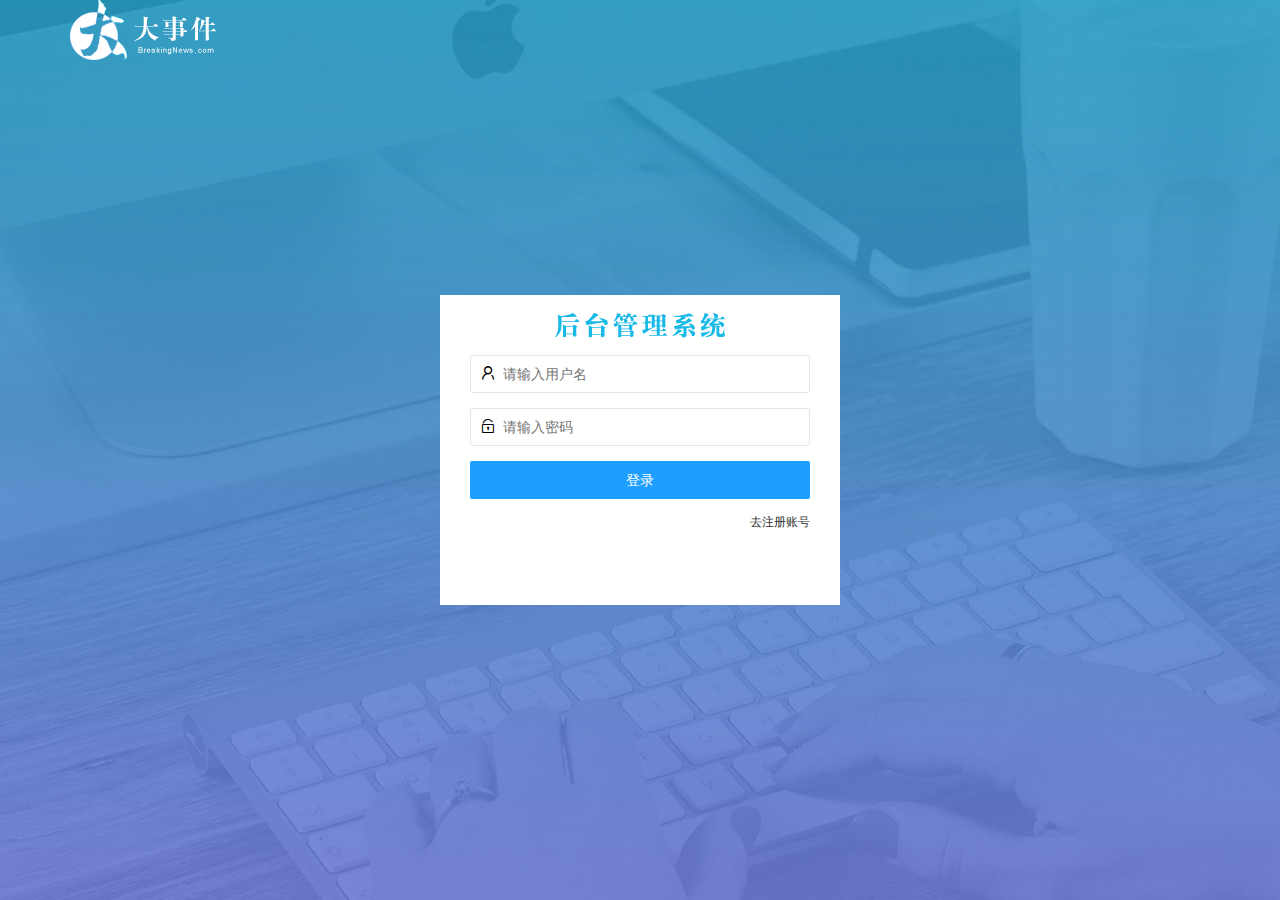
<file: login.html>
<!DOCTYPE html>
<html lang="en">

<head>
    <meta charset="UTF-8">
    <meta name="viewport" content="width=device-width, initial-scale=1.0">
    <title>大事件-登录/注册</title>
    <!-- 导入 LayUI 的样式 -->
    <link rel="stylesheet" href="/assets/lib/layui/css/layui.css" />
    <!-- 导入自己的样式表 -->
    <link rel="stylesheet" href="/assets/css/login.css" />
</head>

<body>
    <!-- 头部的 Logo 区域 -->
    <div class="layui-main">
        <img src="/assets/images/logo.png" alt="" />
    </div>

    <!-- 登录注册区域 -->
    <div class="loginAndRegBox">
        <div class="title-box"></div>
        <!-- 登录的div -->
        <div class="login-box">
            <!-- 登录的表单 -->
            <form class="layui-form" action="" id="form_login">
                <!-- 用户名 -->
                <div class="layui-form-item">
                    <i class="layui-icon layui-icon-username"></i>
                    <input type="text" name="username" required lay-verify="required" placeholder="请输入用户名" autocomplete="off" class="layui-input" />
                </div>
                <!-- 密码 -->
                <div class="layui-form-item">
                    <i class="layui-icon layui-icon-password"></i>
                    <input type="password" name="password" required lay-verify="required|pwd" placeholder="请输入密码" autocomplete="off" class="layui-input" />
                </div>
                <!-- 登录按钮 -->
                <div class="layui-form-item">
                    <!-- 注意：表单提交按钮和普通按钮的区别，就是 lay-submit 属性 -->
                    <button class="layui-btn layui-btn-fluid layui-btn-normal" lay-submit>登录</button>
                </div>
                <div class="layui-form-item links">
                    <a href="javascript:;" id="link_reg">去注册账号</a>
                </div>
            </form>
        </div>
        <!-- 注册的div -->
        <div class="reg-box">
            <!-- 注册的表单 -->
            <form class="layui-form" action="" id="form_reg">
                <!-- 用户名 -->
                <div class="layui-form-item">
                    <i class="layui-icon layui-icon-username"></i>
                    <input type="text" name="username" required lay-verify="required" placeholder="请输入用户名" autocomplete="off" class="layui-input" />
                </div>
                <!-- 密码 -->
                <div class="layui-form-item">
                    <i class="layui-icon layui-icon-password"></i>
                    <input type="password" name="password" required lay-verify="required|pwd" placeholder="请输入密码" autocomplete="off" class="layui-input" />
                </div>
                <!-- 密码确认框 -->
                <div class="layui-form-item">
                    <i class="layui-icon layui-icon-password"></i>
                    <input type="password" name="repassword" required lay-verify="required|pwd|repwd" placeholder="再次确认密码" autocomplete="off" class="layui-input" />
                </div>
                <!-- 注册按钮 -->
                <div class="layui-form-item">
                    <!-- 注意：表单提交按钮和普通按钮的区别，就是 lay-submit 属性 -->
                    <button class="layui-btn layui-btn-fluid layui-btn-normal" lay-submit>注册</button>
                </div>
                <div class="layui-form-item links">
                    <a href="javascript:;" id="link_login">去登录</a>
                </div>
            </form>
        </div>
    </div>
    <!-- 实现登录表单的验证需要导入layui.all.js -->
    <script src="/assets/lib/layui/layui.all.js"></script>
    <script src="./assets/lib/jquery.js"></script>
    <script src="./assets/js/baseAPI.js"></script>
    <script src="/assets/js/login.js"></script>

</body>

</html>
</file>
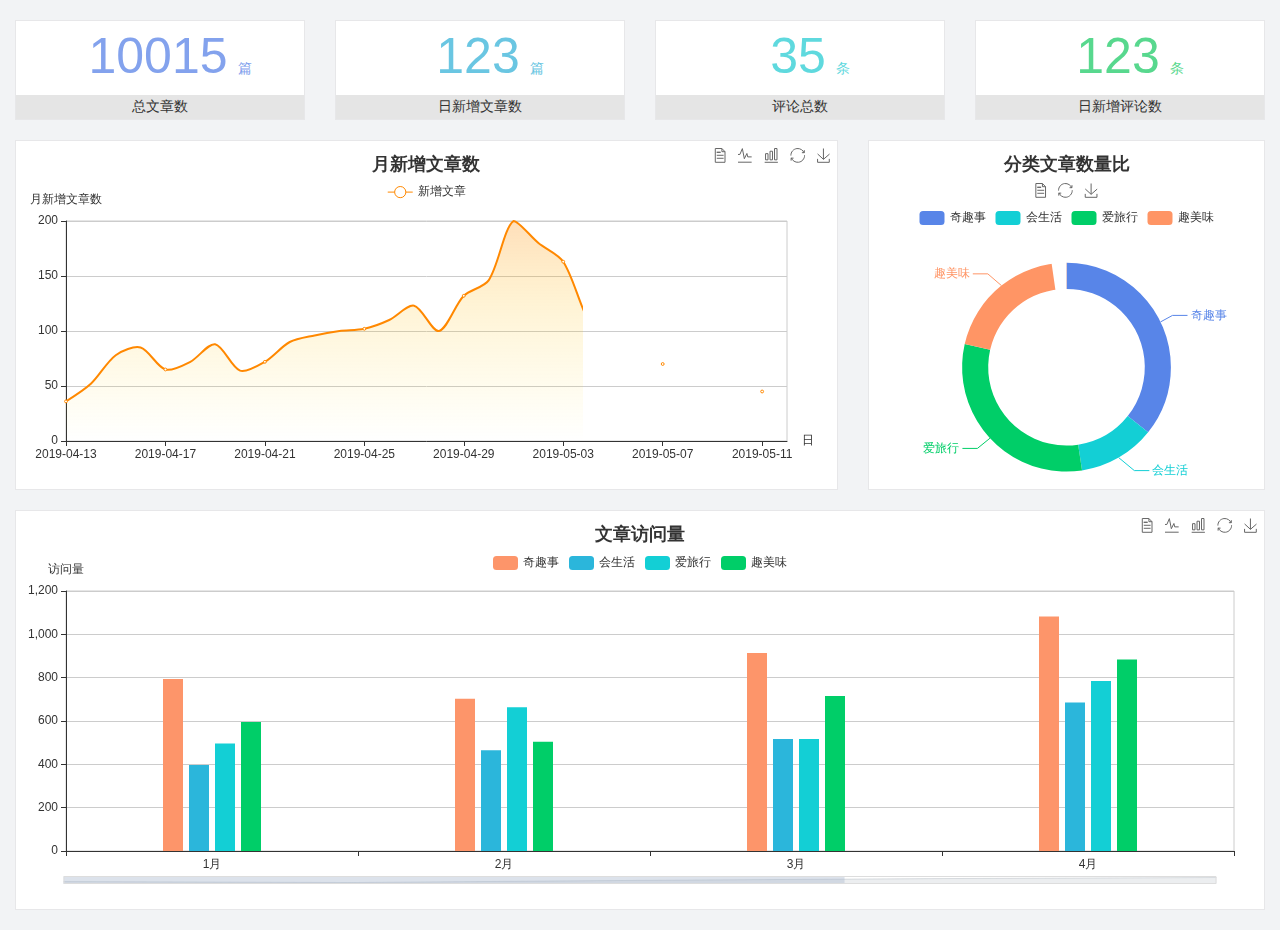
<file: home/dashboard.html>
<!DOCTYPE html>
<html lang="en">

<head>
  <meta charset="UTF-8">
  <meta name="viewport" content="width=device-width, initial-scale=1.0">
  <meta http-equiv="X-UA-Compatible" content="ie=edge">
  <title>图表统计</title>
  <link rel="stylesheet" href="../../assets/lib/bootstrap.css" />
  <link rel="stylesheet" href="../../assets/lib/main.css" />
  <script src="../../assets/lib/jquery.js"></script>
  <script type="text/javascript" src="../../assets/lib/echarts.min.js"></script>
</head>

<body>
  <div class="container-fluid">
    <div class="row spannel_list">
      <div class="col-sm-3 col-xs-6">
        <div class="spannel">
          <em>10015</em><span>篇</span>
          <b>总文章数</b>
        </div>
      </div>
      <div class="col-sm-3 col-xs-6">
        <div class="spannel scolor01">
          <em>123</em><span>篇</span>
          <b>日新增文章数</b>
        </div>
      </div>
      <div class="col-sm-3 col-xs-6">
        <div class="spannel scolor02">
          <em>35</em><span>条</span>
          <b>评论总数</b>
        </div>
      </div>
      <div class="col-sm-3 col-xs-6">
        <div class="spannel scolor03">
          <em>123</em><span>条</span>
          <b>日新增评论数</b>
        </div>
      </div>
    </div>
  </div>

  <div class="container-fluid">
    <div class="row curve-pie">
      <div class="col-lg-8 col-md-8">
        <div class="gragh_pannel" id="curve_show"></div>
      </div>
      <div class="col-lg-4 col-md-4">
        <div class="gragh_pannel" id="pie_show"></div>
      </div>
    </div>
  </div>

  <div class="container-fluid">
    <div class="column_pannel" id="column_show"></div>
  </div>

  <script>
    var oChart = echarts.init(document.getElementById('curve_show'));
    var aList_all = [
      { 'count': 36, 'date': '2019-04-13' },
      { 'count': 52, 'date': '2019-04-14' },
      { 'count': 78, 'date': '2019-04-15' },
      { 'count': 85, 'date': '2019-04-16' },
      { 'count': 65, 'date': '2019-04-17' },
      { 'count': 72, 'date': '2019-04-18' },
      { 'count': 88, 'date': '2019-04-19' },
      { 'count': 64, 'date': '2019-04-20' },
      { 'count': 72, 'date': '2019-04-21' },
      { 'count': 90, 'date': '2019-04-22' },
      { 'count': 96, 'date': '2019-04-23' },
      { 'count': 100, 'date': '2019-04-24' },
      { 'count': 102, 'date': '2019-04-25' },
      { 'count': 110, 'date': '2019-04-26' },
      { 'count': 123, 'date': '2019-04-27' },
      { 'count': 100, 'date': '2019-04-28' },
      { 'count': 132, 'date': '2019-04-29' },
      { 'count': 146, 'date': '2019-04-30' },
      { 'count': 200, 'date': '2019-05-01' },
      { 'count': 180, 'date': '2019-05-02' },
      { 'count': 163, 'date': '2019-05-03' },
      { 'count': 110, 'date': '2019-05-04' },
      { 'count': 80, 'date': '2019-05-05' },
      { 'count': 82, 'date': '2019-05-06' },
      { 'count': 70, 'date': '2019-05-07' },
      { 'count': 65, 'date': '2019-05-08' },
      { 'count': 54, 'date': '2019-05-09' },
      { 'count': 40, 'date': '2019-05-10' },
      { 'count': 45, 'date': '2019-05-11' },
      { 'count': 38, 'date': '2019-05-12' },
    ];

    let aCount = [];
    let aDate = [];

    for (var i = 0; i < aList_all.length; i++) {
      aCount.push(aList_all[i].count);
      aDate.push(aList_all[i].date);
    }

    var chartopt = {
      title: {
        text: '月新增文章数',
        left: 'center',
        top: '10'
      },
      tooltip: {
        trigger: 'axis'
      },
      legend: {
        data: ['新增文章'],
        top: '40'
      },
      toolbox: {
        show: true,
        feature: {
          mark: { show: true },
          dataView: { show: true, readOnly: false },
          magicType: { show: true, type: ['line', 'bar'] },
          restore: { show: true },
          saveAsImage: { show: true }
        }
      },
      calculable: true,
      xAxis: [
        {
          name: '日',
          type: 'category',
          boundaryGap: false,
          data: aDate
        }
      ],
      yAxis: [
        {
          name: '月新增文章数',
          type: 'value'
        }
      ],
      series: [
        {
          name: '新增文章',
          type: 'line',
          smooth: true,
          itemStyle: { normal: { areaStyle: { type: 'default' }, color: '#f80' }, lineStyle: { color: '#f80' } },
          data: aCount
        }],
      areaStyle: {
        normal: {
          color: new echarts.graphic.LinearGradient(0, 0, 0, 1, [{
            offset: 0,
            color: 'rgba(255,136,0,0.39)'
          }, {
            offset: .34,
            color: 'rgba(255,180,0,0.25)'
          }, {
            offset: 1,
            color: 'rgba(255,222,0,0.00)'
          }])

        }
      },
      grid: {
        show: true,
        x: 50,
        x2: 50,
        y: 80,
        height: 220
      }
    };

    oChart.setOption(chartopt);


    var oPie = echarts.init(document.getElementById('pie_show'));
    var oPieopt =
    {
      title: {
        top: 10,
        text: '分类文章数量比',
        x: 'center'
      },
      tooltip: {
        trigger: 'item',
        formatter: "{a} <br/>{b} : {c} ({d}%)"
      },
      color: ['#5885e8', '#13cfd5', '#00ce68', '#ff9565'],
      legend: {
        x: 'center',
        top: 65,
        data: ['奇趣事', '会生活', '爱旅行', '趣美味']
      },
      toolbox: {
        show: true,
        x: 'center',
        top: 35,
        feature: {
          mark: { show: true },
          dataView: { show: true, readOnly: false },
          magicType: {
            show: true,
            type: ['pie', 'funnel'],
            option: {
              funnel: {
                x: '25%',
                width: '50%',
                funnelAlign: 'left',
                max: 1548
              }
            }
          },
          restore: { show: true },
          saveAsImage: { show: true }
        }
      },
      calculable: true,
      series: [
        {
          name: '访问来源',
          type: 'pie',
          radius: ['45%', '60%'],
          center: ['50%', '65%'],
          data: [
            { value: 300, name: '奇趣事' },
            { value: 100, name: '会生活' },
            { value: 260, name: '爱旅行' },
            { value: 180, name: '趣美味' }
          ]
        }
      ]
    };
    oPie.setOption(oPieopt);



    var oColumn = this.echarts.init(document.getElementById('column_show'));
    var oColumnopt =
    {
      title: {
        text: '文章访问量',
        left: 'center',
        top: '10'
      },
      tooltip: {
        trigger: 'axis'
      },
      legend: {
        data: ['奇趣事', '会生活', '爱旅行', '趣美味'],
        top: '40'
      },
      toolbox: {
        show: true,
        feature: {
          mark: { show: true },
          dataView: { show: true, readOnly: false },
          magicType: { show: true, type: ['line', 'bar'] },
          restore: { show: true },
          saveAsImage: { show: true }
        }
      },
      calculable: true,
      xAxis: [
        {
          type: 'category',
          data: ['1月', '2月', '3月', '4月', '5月']
        }
      ],
      yAxis: [
        {
          name: '访问量',
          type: 'value'
        }
      ],
      series: [
        {
          name: '奇趣事',
          type: 'bar',
          barWidth: 20,
          itemStyle: {
            normal: { areaStyle: { type: 'default' }, color: '#fd956a' }
          },
          data: [800, 708, 920, 1090, 1200]
        },
        {
          name: '会生活',
          type: 'bar',
          barWidth: 20,
          itemStyle: {
            normal: { areaStyle: { type: 'default' }, color: '#2bb6db' }
          },
          data: [400, 468, 520, 690, 800]
        },
        {
          name: '爱旅行',
          type: 'bar',
          barWidth: 20,
          itemStyle: {
            normal: { areaStyle: { type: 'default' }, color: '#13cfd5' }
          },
          data: [500, 668, 520, 790, 900]
        },
        {
          name: '趣美味',
          type: 'bar',
          barWidth: 20,
          itemStyle: {
            normal: { areaStyle: { type: 'default' }, color: '#00ce68' }
          },
          data: [600, 508, 720, 890, 1000]
        }
      ],
      grid: {
        show: true,
        x: 50,
        x2: 30,
        y: 80,
        height: 260
      },
      dataZoom: [//给x轴设置滚动条
        {
          start: 0,//默认为0
          end: 100 - 1000 / 31,//默认为100
          type: 'slider',
          show: true,
          xAxisIndex: [0],
          handleSize: 0,//滑动条的 左右2个滑动条的大小
          height: 8,//组件高度
          left: 45, //左边的距离
          right: 50,//右边的距离
          bottom: 26,//右边的距离
          handleColor: '#ddd',//h滑动图标的颜色
          handleStyle: {
            borderColor: "#cacaca",
            borderWidth: "1",
            shadowBlur: 2,
            background: "#ddd",
            shadowColor: "#ddd",
          }
        }]
    };
    oColumn.setOption(oColumnopt);
  </script>
</body>

</html>
</file>
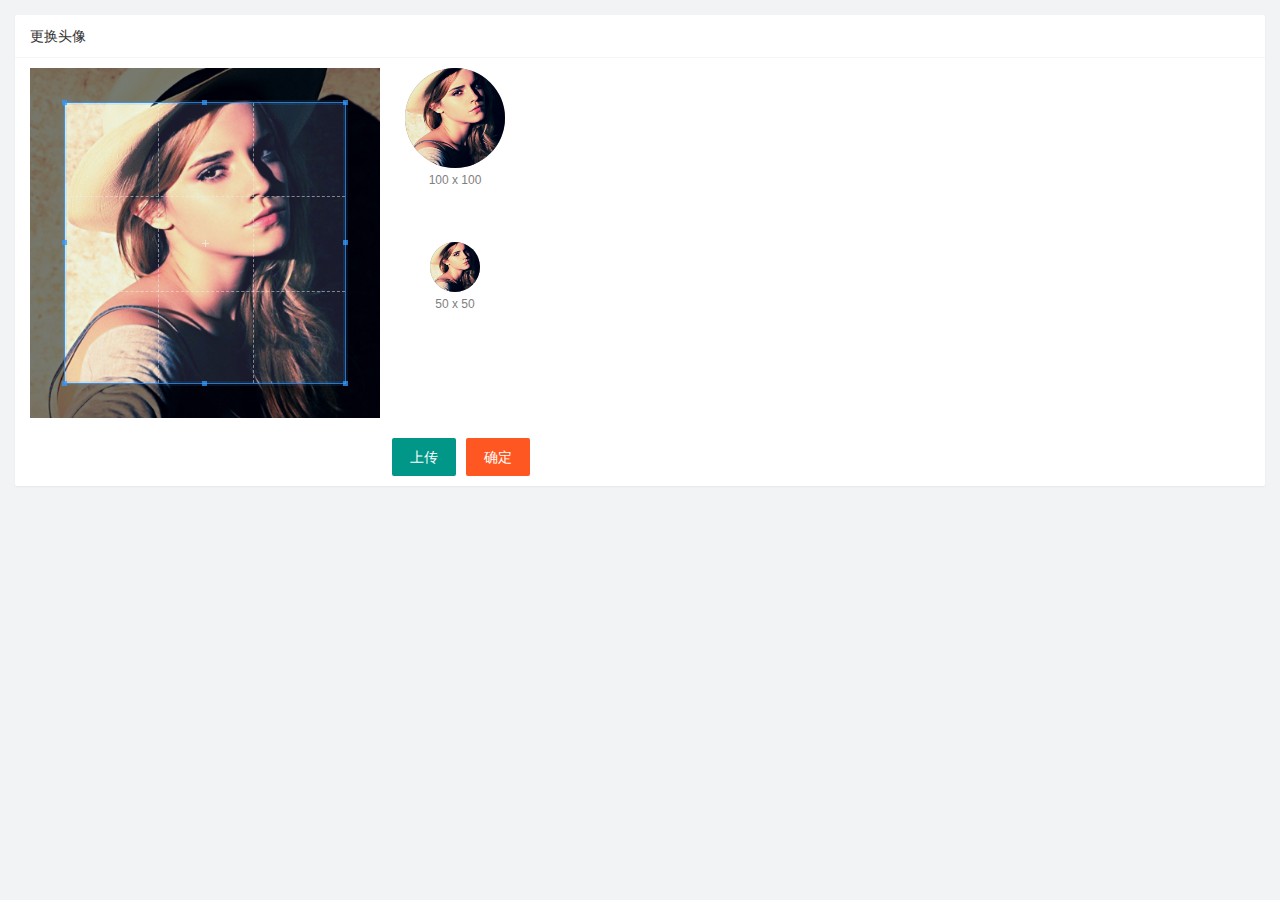
<file: user/user_avatar.html>
<!DOCTYPE html>
<html lang="en">

<head>
    <meta charset="UTF-8">
    <meta name="viewport" content="width=device-width, initial-scale=1.0">
    <title>Document</title>
    <link rel="stylesheet" href="/assets/lib/layui/css/layui.css">
    <link rel="stylesheet" href="/assets/lib/cropper/cropper.css">
    <link rel="stylesheet" href="/assets/css/user/user_avatar.css">
</head>

<body>
    <!-- 卡片区域 -->
    <div class="layui-card">
        <div class="layui-card-header">更换头像</div>
        <div class="layui-card-body">
            <!-- 第一行的图片裁剪和预览区域 -->
            <div class="row1">
                <!-- 图片裁剪区域 -->
                <div class="cropper-box">
                    <!-- 这个 img 标签很重要，将来会把它初始化为裁剪区域 -->
                    <img id="image" src="/assets/images/sample.jpg" />
                </div>
                <!-- 图片的预览区域 -->
                <div class="preview-box">
                    <div>
                        <!-- 宽高为 100px 的预览区域 -->
                        <div class="img-preview w100"></div>
                        <p class="size">100 x 100</p>
                    </div>
                    <div>
                        <!-- 宽高为 50px 的预览区域 -->
                        <div class="img-preview w50"></div>
                        <p class="size">50 x 50</p>
                    </div>
                </div>
            </div>

            <!-- 第二行的按钮区域 -->
            <div class="row2">
                <input type="file" id="file" accept="image/png,image/jpeg" />
                <button type="button" class="layui-btn" id="btnChooseImg">上传</button>
                <button type="button" class="layui-btn layui-btn-danger" id="btnUpload">确定</button>
            </div>
        </div>
    </div>
    <script src="/assets/lib/layui/layui.all.js"></script>
    <script src="/assets/lib/jquery.js"></script>
    <!-- 引入cropper插件库 -->
    <script src="/assets/lib/cropper/Cropper.js"></script>
    <script src="/assets/lib/cropper/jquery-cropper.js"></script>
    <!-- 引入baseAPI -->
    <script src="/assets/js/baseAPI.js"></script>
    <!-- 引入自己的js -->
    <script src="/assets/js/user/user_avatar.js"></script>
</body>

</html>
</file>
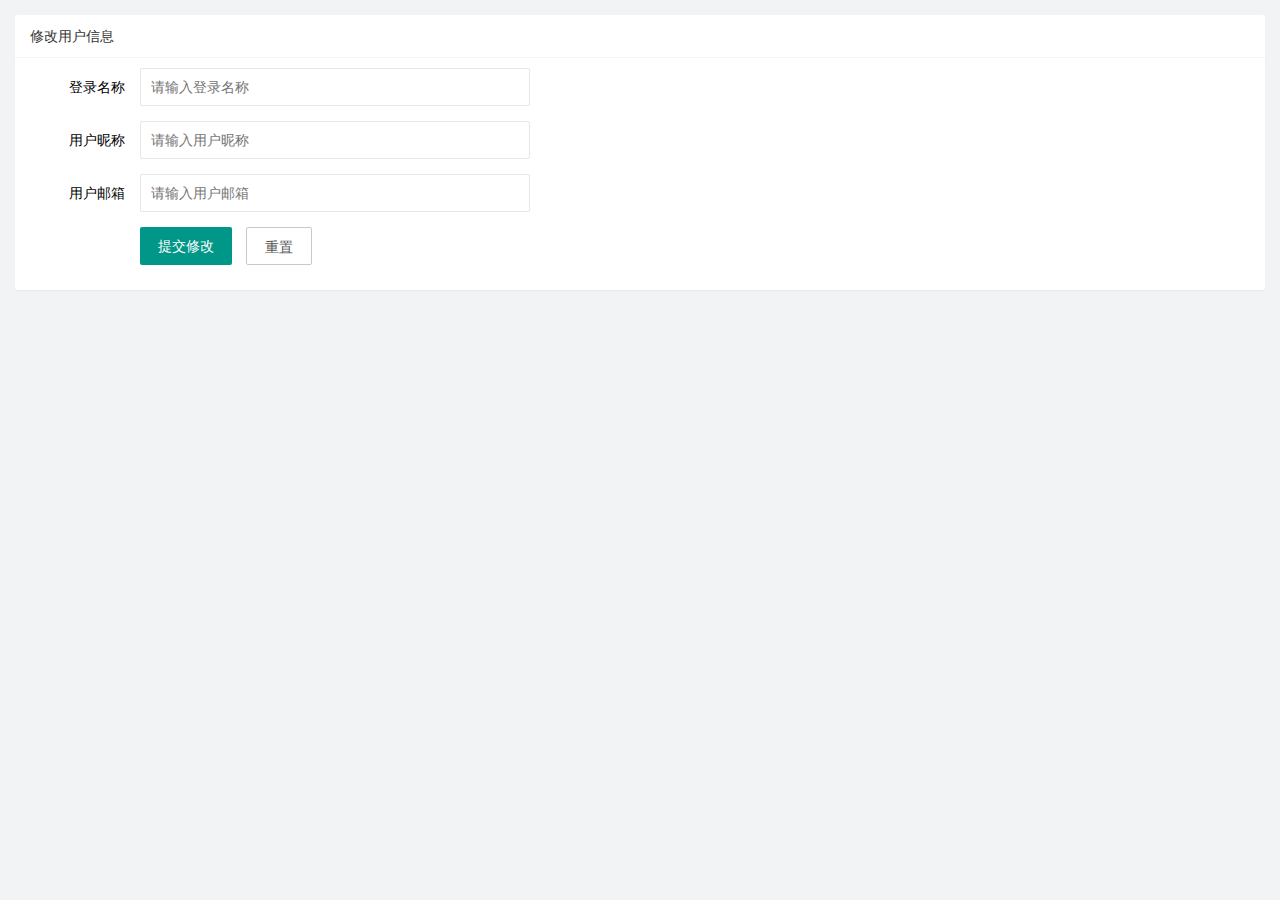
<file: user/user_info.html>
<!DOCTYPE html>
<html lang="en">

<head>
    <meta charset="UTF-8">
    <meta name="viewport" content="width=device-width, initial-scale=1.0">
    <title>Document</title>
    <link rel="stylesheet" href="/assets/lib/layui/css/layui.css">
    <link rel="stylesheet" href="/assets/css/user/user_info.css">
</head>

<body>
    <div class="layui-card">
        <div class="layui-card-header">修改用户信息</div>
        <div class="layui-card-body">
            <!-- 表单区域 -->
            <form class="layui-form" lay-filter="formUserInfo">
                <!-- 这是隐藏域 -->
                <input type="hidden" name="id" value="" />
                <div class="layui-form-item">
                    <label class="layui-form-label">登录名称</label>
                    <div class="layui-input-block">
                        <input type="text" name="username" required readonly lay-verify="required" placeholder="请输入登录名称" autocomplete="off" class="layui-input">
                    </div>
                </div>
                <div class="layui-form-item">
                    <label class="layui-form-label">用户昵称</label>
                    <div class="layui-input-block">
                        <input type="text" name="nickname" required lay-verify="required" placeholder="请输入用户昵称" autocomplete="off" class="layui-input">
                    </div>
                </div>
                <div class="layui-form-item">
                    <label class="layui-form-label">用户邮箱</label>
                    <div class="layui-input-block">
                        <input type="text" name="email" required lay-verify="required" placeholder="请输入用户邮箱" autocomplete="off" class="layui-input">
                    </div>
                </div>
                <div class="layui-form-item">
                    <div class="layui-input-block">
                        <button class="layui-btn" lay-submit lay-filter="formDemo">提交修改</button>
                        <button type="reset" class="layui-btn layui-btn-primary" id="btnReset">重置</button>
                    </div>
                </div>
            </form>
        </div>
    </div>
    <script src="/assets/lib/layui/layui.all.js"></script>
    <script src="/assets/lib/jquery.js"></script>
    <script src="/assets/js/baseAPI.js"></script>
    <script src="/assets/js/user/user_info.js"></script>
</body>

</html>
</file>
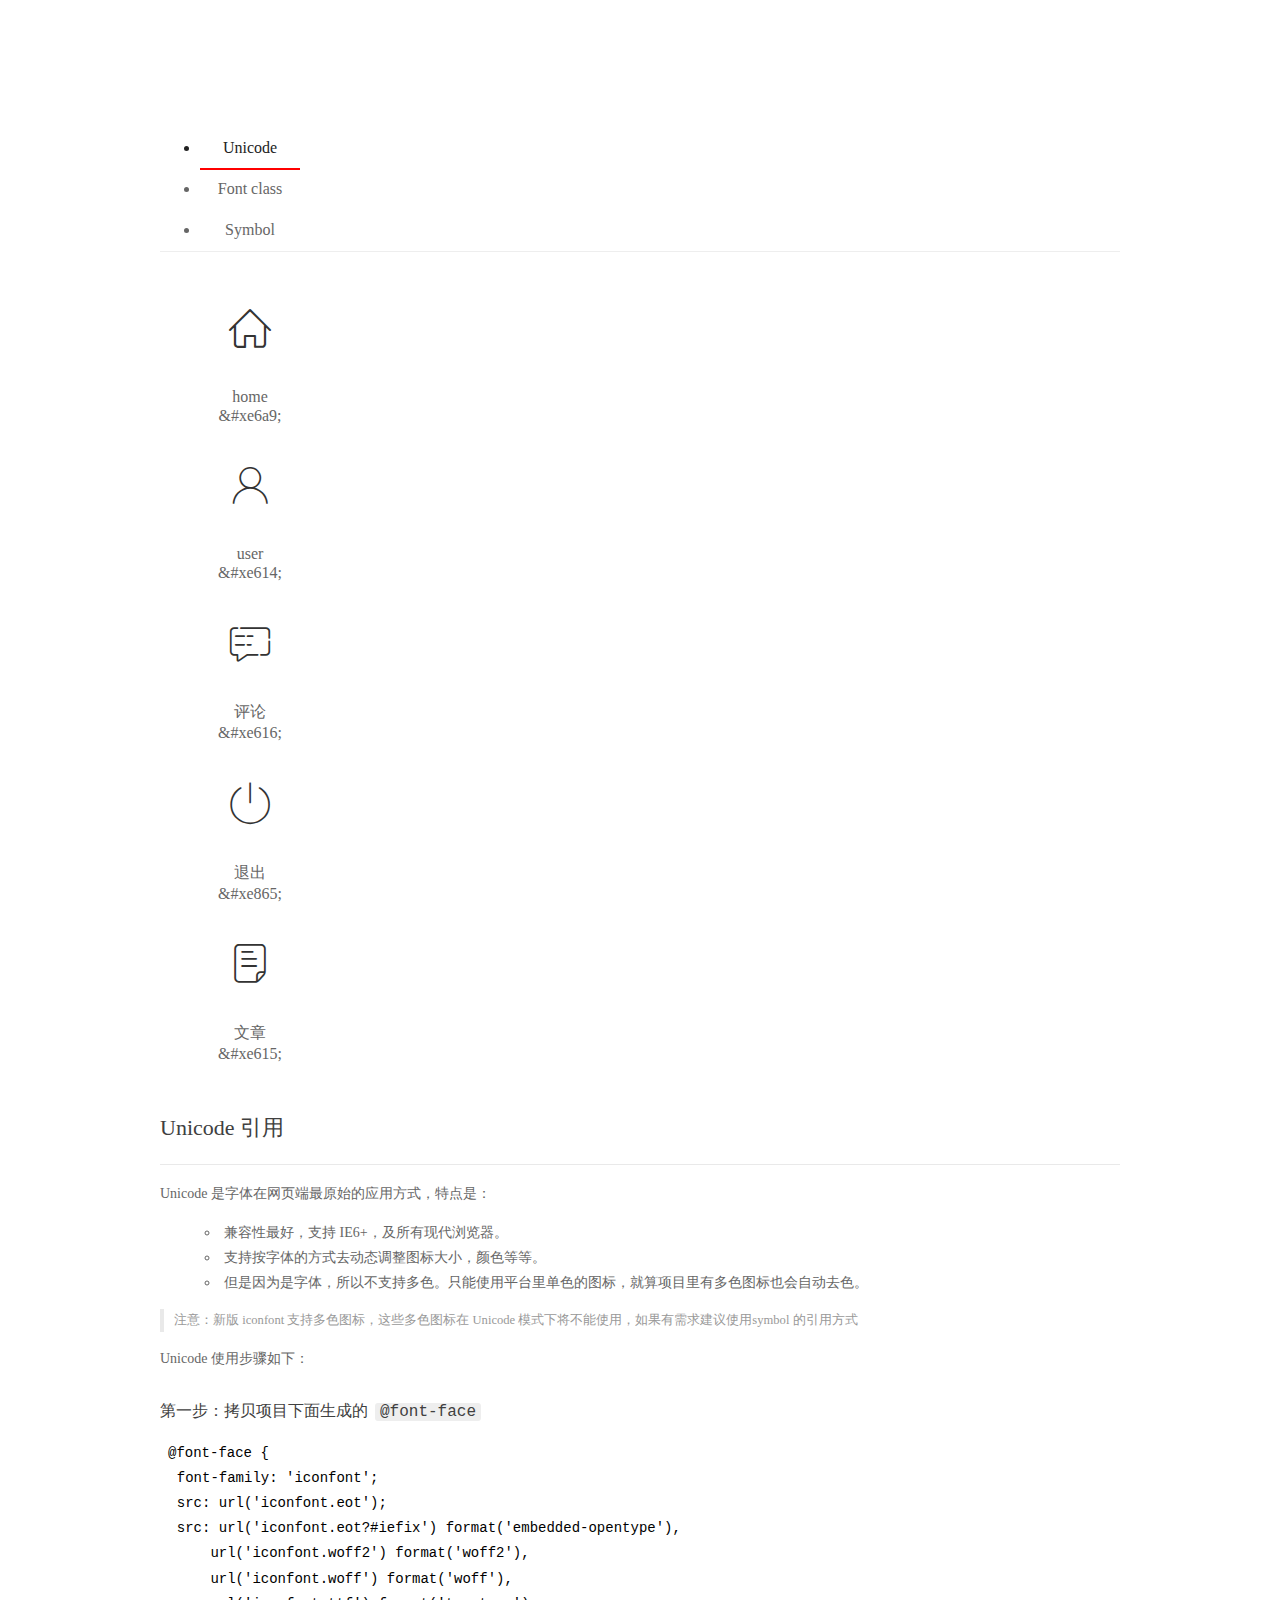
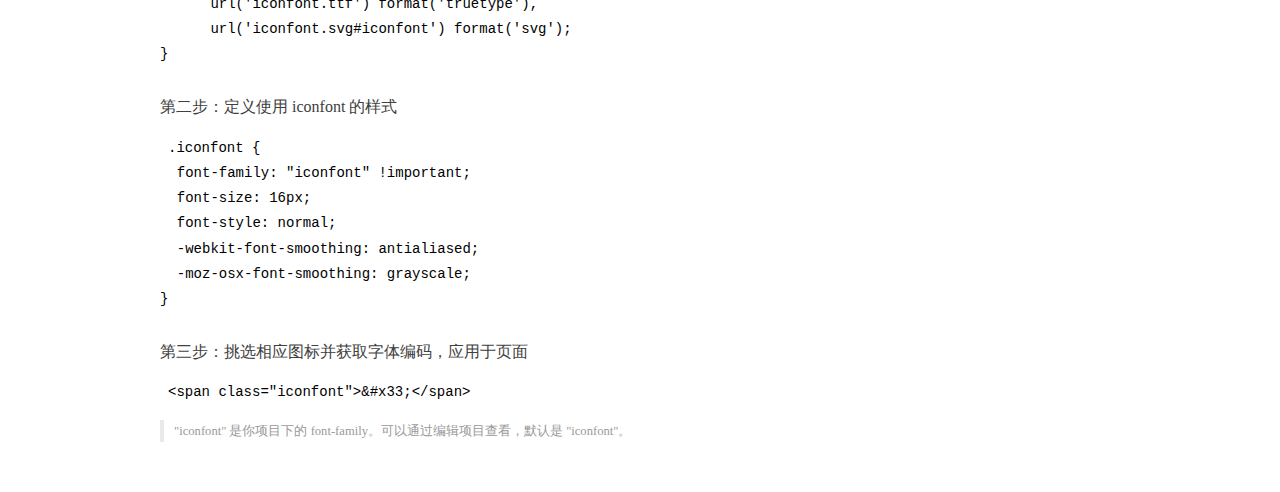
<file: assets/fonts/demo_index.html>
<!DOCTYPE html>
<html>
<head>
  <meta charset="utf-8"/>
  <title>IconFont Demo</title>
  <link rel="shortcut icon" href="https://gtms04.alicdn.com/tps/i4/TB1_oz6GVXXXXaFXpXXJDFnIXXX-64-64.ico" type="image/x-icon"/>
  <link rel="stylesheet" href="https://g.alicdn.com/thx/cube/1.3.2/cube.min.css">
  <link rel="stylesheet" href="demo.css">
  <link rel="stylesheet" href="iconfont.css">
  <script src="iconfont.js"></script>
  <!-- jQuery -->
  <script src="https://a1.alicdn.com/oss/uploads/2018/12/26/7bfddb60-08e8-11e9-9b04-53e73bb6408b.js"></script>
  <!-- 代码高亮 -->
  <script src="https://a1.alicdn.com/oss/uploads/2018/12/26/a3f714d0-08e6-11e9-8a15-ebf944d7534c.js"></script>
</head>
<body>
  <div class="main">
    <h1 class="logo"><a href="https://www.iconfont.cn/" title="iconfont 首页" target="_blank">&#xe86b;</a></h1>
    <div class="nav-tabs">
      <ul id="tabs" class="dib-box">
        <li class="dib active"><span>Unicode</span></li>
        <li class="dib"><span>Font class</span></li>
        <li class="dib"><span>Symbol</span></li>
      </ul>
      
    </div>
    <div class="tab-container">
      <div class="content unicode" style="display: block;">
          <ul class="icon_lists dib-box">
          
            <li class="dib">
              <span class="icon iconfont">&#xe6a9;</span>
                <div class="name">home</div>
                <div class="code-name">&amp;#xe6a9;</div>
              </li>
          
            <li class="dib">
              <span class="icon iconfont">&#xe614;</span>
                <div class="name">user</div>
                <div class="code-name">&amp;#xe614;</div>
              </li>
          
            <li class="dib">
              <span class="icon iconfont">&#xe616;</span>
                <div class="name">评论</div>
                <div class="code-name">&amp;#xe616;</div>
              </li>
          
            <li class="dib">
              <span class="icon iconfont">&#xe865;</span>
                <div class="name">退出</div>
                <div class="code-name">&amp;#xe865;</div>
              </li>
          
            <li class="dib">
              <span class="icon iconfont">&#xe615;</span>
                <div class="name">文章</div>
                <div class="code-name">&amp;#xe615;</div>
              </li>
          
          </ul>
          <div class="article markdown">
          <h2 id="unicode-">Unicode 引用</h2>
          <hr>

          <p>Unicode 是字体在网页端最原始的应用方式，特点是：</p>
          <ul>
            <li>兼容性最好，支持 IE6+，及所有现代浏览器。</li>
            <li>支持按字体的方式去动态调整图标大小，颜色等等。</li>
            <li>但是因为是字体，所以不支持多色。只能使用平台里单色的图标，就算项目里有多色图标也会自动去色。</li>
          </ul>
          <blockquote>
            <p>注意：新版 iconfont 支持多色图标，这些多色图标在 Unicode 模式下将不能使用，如果有需求建议使用symbol 的引用方式</p>
          </blockquote>
          <p>Unicode 使用步骤如下：</p>
          <h3 id="-font-face">第一步：拷贝项目下面生成的 <code>@font-face</code></h3>
<pre><code class="language-css"
>@font-face {
  font-family: 'iconfont';
  src: url('iconfont.eot');
  src: url('iconfont.eot?#iefix') format('embedded-opentype'),
      url('iconfont.woff2') format('woff2'),
      url('iconfont.woff') format('woff'),
      url('iconfont.ttf') format('truetype'),
      url('iconfont.svg#iconfont') format('svg');
}
</code></pre>
          <h3 id="-iconfont-">第二步：定义使用 iconfont 的样式</h3>
<pre><code class="language-css"
>.iconfont {
  font-family: "iconfont" !important;
  font-size: 16px;
  font-style: normal;
  -webkit-font-smoothing: antialiased;
  -moz-osx-font-smoothing: grayscale;
}
</code></pre>
          <h3 id="-">第三步：挑选相应图标并获取字体编码，应用于页面</h3>
<pre>
<code class="language-html"
>&lt;span class="iconfont"&gt;&amp;#x33;&lt;/span&gt;
</code></pre>
          <blockquote>
            <p>"iconfont" 是你项目下的 font-family。可以通过编辑项目查看，默认是 "iconfont"。</p>
          </blockquote>
          </div>
      </div>
      <div class="content font-class">
        <ul class="icon_lists dib-box">
          
          <li class="dib">
            <span class="icon iconfont icon-home"></span>
            <div class="name">
              home
            </div>
            <div class="code-name">.icon-home
            </div>
          </li>
          
          <li class="dib">
            <span class="icon iconfont icon-user"></span>
            <div class="name">
              user
            </div>
            <div class="code-name">.icon-user
            </div>
          </li>
          
          <li class="dib">
            <span class="icon iconfont icon-pinglun"></span>
            <div class="name">
              评论
            </div>
            <div class="code-name">.icon-pinglun
            </div>
          </li>
          
          <li class="dib">
            <span class="icon iconfont icon-tuichu"></span>
            <div class="name">
              退出
            </div>
            <div class="code-name">.icon-tuichu
            </div>
          </li>
          
          <li class="dib">
            <span class="icon iconfont icon-16"></span>
            <div class="name">
              文章
            </div>
            <div class="code-name">.icon-16
            </div>
          </li>
          
        </ul>
        <div class="article markdown">
        <h2 id="font-class-">font-class 引用</h2>
        <hr>

        <p>font-class 是 Unicode 使用方式的一种变种，主要是解决 Unicode 书写不直观，语意不明确的问题。</p>
        <p>与 Unicode 使用方式相比，具有如下特点：</p>
        <ul>
          <li>兼容性良好，支持 IE8+，及所有现代浏览器。</li>
          <li>相比于 Unicode 语意明确，书写更直观。可以很容易分辨这个 icon 是什么。</li>
          <li>因为使用 class 来定义图标，所以当要替换图标时，只需要修改 class 里面的 Unicode 引用。</li>
          <li>不过因为本质上还是使用的字体，所以多色图标还是不支持的。</li>
        </ul>
        <p>使用步骤如下：</p>
        <h3 id="-fontclass-">第一步：引入项目下面生成的 fontclass 代码：</h3>
<pre><code class="language-html">&lt;link rel="stylesheet" href="./iconfont.css"&gt;
</code></pre>
        <h3 id="-">第二步：挑选相应图标并获取类名，应用于页面：</h3>
<pre><code class="language-html">&lt;span class="iconfont icon-xxx"&gt;&lt;/span&gt;
</code></pre>
        <blockquote>
          <p>"
            iconfont" 是你项目下的 font-family。可以通过编辑项目查看，默认是 "iconfont"。</p>
        </blockquote>
      </div>
      </div>
      <div class="content symbol">
          <ul class="icon_lists dib-box">
          
            <li class="dib">
                <svg class="icon svg-icon" aria-hidden="true">
                  <use xlink:href="#icon-home"></use>
                </svg>
                <div class="name">home</div>
                <div class="code-name">#icon-home</div>
            </li>
          
            <li class="dib">
                <svg class="icon svg-icon" aria-hidden="true">
                  <use xlink:href="#icon-user"></use>
                </svg>
                <div class="name">user</div>
                <div class="code-name">#icon-user</div>
            </li>
          
            <li class="dib">
                <svg class="icon svg-icon" aria-hidden="true">
                  <use xlink:href="#icon-pinglun"></use>
                </svg>
                <div class="name">评论</div>
                <div class="code-name">#icon-pinglun</div>
            </li>
          
            <li class="dib">
                <svg class="icon svg-icon" aria-hidden="true">
                  <use xlink:href="#icon-tuichu"></use>
                </svg>
                <div class="name">退出</div>
                <div class="code-name">#icon-tuichu</div>
            </li>
          
            <li class="dib">
                <svg class="icon svg-icon" aria-hidden="true">
                  <use xlink:href="#icon-16"></use>
                </svg>
                <div class="name">文章</div>
                <div class="code-name">#icon-16</div>
            </li>
          
          </ul>
          <div class="article markdown">
          <h2 id="symbol-">Symbol 引用</h2>
          <hr>

          <p>这是一种全新的使用方式，应该说这才是未来的主流，也是平台目前推荐的用法。相关介绍可以参考这篇<a href="">文章</a>
            这种用法其实是做了一个 SVG 的集合，与另外两种相比具有如下特点：</p>
          <ul>
            <li>支持多色图标了，不再受单色限制。</li>
            <li>通过一些技巧，支持像字体那样，通过 <code>font-size</code>, <code>color</code> 来调整样式。</li>
            <li>兼容性较差，支持 IE9+，及现代浏览器。</li>
            <li>浏览器渲染 SVG 的性能一般，还不如 png。</li>
          </ul>
          <p>使用步骤如下：</p>
          <h3 id="-symbol-">第一步：引入项目下面生成的 symbol 代码：</h3>
<pre><code class="language-html">&lt;script src="./iconfont.js"&gt;&lt;/script&gt;
</code></pre>
          <h3 id="-css-">第二步：加入通用 CSS 代码（引入一次就行）：</h3>
<pre><code class="language-html">&lt;style&gt;
.icon {
  width: 1em;
  height: 1em;
  vertical-align: -0.15em;
  fill: currentColor;
  overflow: hidden;
}
&lt;/style&gt;
</code></pre>
          <h3 id="-">第三步：挑选相应图标并获取类名，应用于页面：</h3>
<pre><code class="language-html">&lt;svg class="icon" aria-hidden="true"&gt;
  &lt;use xlink:href="#icon-xxx"&gt;&lt;/use&gt;
&lt;/svg&gt;
</code></pre>
          </div>
      </div>

    </div>
  </div>
  <script>
  $(document).ready(function () {
      $('.tab-container .content:first').show()

      $('#tabs li').click(function (e) {
        var tabContent = $('.tab-container .content')
        var index = $(this).index()

        if ($(this).hasClass('active')) {
          return
        } else {
          $('#tabs li').removeClass('active')
          $(this).addClass('active')

          tabContent.hide().eq(index).fadeIn()
        }
      })
    })
  </script>
</body>
</html>
</file>
<file: assets/lib/layui/css/layui.css>
/** layui-v2.5.5 MIT License By https://www.layui.com */
 .layui-inline,img{display:inline-block;vertical-align:middle}h1,h2,h3,h4,h5,h6{font-weight:400}.layui-edge,.layui-header,.layui-inline,.layui-main{position:relative}.layui-body,.layui-edge,.layui-elip{overflow:hidden}.layui-btn,.layui-edge,.layui-inline,img{vertical-align:middle}.layui-btn,.layui-disabled,.layui-icon,.layui-unselect{-moz-user-select:none;-webkit-user-select:none;-ms-user-select:none}.layui-elip,.layui-form-checkbox span,.layui-form-pane .layui-form-label{text-overflow:ellipsis;white-space:nowrap}.layui-breadcrumb,.layui-tree-btnGroup{visibility:hidden}blockquote,body,button,dd,div,dl,dt,form,h1,h2,h3,h4,h5,h6,input,li,ol,p,pre,td,textarea,th,ul{margin:0;padding:0;-webkit-tap-highlight-color:rgba(0,0,0,0)}a:active,a:hover{outline:0}img{border:none}li{list-style:none}table{border-collapse:collapse;border-spacing:0}h4,h5,h6{font-size:100%}button,input,optgroup,option,select,textarea{font-family:inherit;font-size:inherit;font-style:inherit;font-weight:inherit;outline:0}pre{white-space:pre-wrap;white-space:-moz-pre-wrap;white-space:-pre-wrap;white-space:-o-pre-wrap;word-wrap:break-word}body{line-height:24px;font:14px Helvetica Neue,Helvetica,PingFang SC,Tahoma,Arial,sans-serif}hr{height:1px;margin:10px 0;border:0;clear:both}a{color:#333;text-decoration:none}a:hover{color:#777}a cite{font-style:normal;*cursor:pointer}.layui-border-box,.layui-border-box *{box-sizing:border-box}.layui-box,.layui-box *{box-sizing:content-box}.layui-clear{clear:both;*zoom:1}.layui-clear:after{content:'\20';clear:both;*zoom:1;display:block;height:0}.layui-inline{*display:inline;*zoom:1}.layui-edge{display:inline-block;width:0;height:0;border-width:6px;border-style:dashed;border-color:transparent}.layui-edge-top{top:-4px;border-bottom-color:#999;border-bottom-style:solid}.layui-edge-right{border-left-color:#999;border-left-style:solid}.layui-edge-bottom{top:2px;border-top-color:#999;border-top-style:solid}.layui-edge-left{border-right-color:#999;border-right-style:solid}.layui-disabled,.layui-disabled:hover{color:#d2d2d2!important;cursor:not-allowed!important}.layui-circle{border-radius:100%}.layui-show{display:block!important}.layui-hide{display:none!important}@font-face{font-family:layui-icon;src:url(../font/iconfont.eot?v=250);src:url(../font/iconfont.eot?v=250#iefix) format('embedded-opentype'),url(../font/iconfont.woff2?v=250) format('woff2'),url(../font/iconfont.woff?v=250) format('woff'),url(../font/iconfont.ttf?v=250) format('truetype'),url(../font/iconfont.svg?v=250#layui-icon) format('svg')}.layui-icon{font-family:layui-icon!important;font-size:16px;font-style:normal;-webkit-font-smoothing:antialiased;-moz-osx-font-smoothing:grayscale}.layui-icon-reply-fill:before{content:"\e611"}.layui-icon-set-fill:before{content:"\e614"}.layui-icon-menu-fill:before{content:"\e60f"}.layui-icon-search:before{content:"\e615"}.layui-icon-share:before{content:"\e641"}.layui-icon-set-sm:before{content:"\e620"}.layui-icon-engine:before{content:"\e628"}.layui-icon-close:before{content:"\1006"}.layui-icon-close-fill:before{content:"\1007"}.layui-icon-chart-screen:before{content:"\e629"}.layui-icon-star:before{content:"\e600"}.layui-icon-circle-dot:before{content:"\e617"}.layui-icon-chat:before{content:"\e606"}.layui-icon-release:before{content:"\e609"}.layui-icon-list:before{content:"\e60a"}.layui-icon-chart:before{content:"\e62c"}.layui-icon-ok-circle:before{content:"\1005"}.layui-icon-layim-theme:before{content:"\e61b"}.layui-icon-table:before{content:"\e62d"}.layui-icon-right:before{content:"\e602"}.layui-icon-left:before{content:"\e603"}.layui-icon-cart-simple:before{content:"\e698"}.layui-icon-face-cry:before{content:"\e69c"}.layui-icon-face-smile:before{content:"\e6af"}.layui-icon-survey:before{content:"\e6b2"}.layui-icon-tree:before{content:"\e62e"}.layui-icon-upload-circle:before{content:"\e62f"}.layui-icon-add-circle:before{content:"\e61f"}.layui-icon-download-circle:before{content:"\e601"}.layui-icon-templeate-1:before{content:"\e630"}.layui-icon-util:before{content:"\e631"}.layui-icon-face-surprised:before{content:"\e664"}.layui-icon-edit:before{content:"\e642"}.layui-icon-speaker:before{content:"\e645"}.layui-icon-down:before{content:"\e61a"}.layui-icon-file:before{content:"\e621"}.layui-icon-layouts:before{content:"\e632"}.layui-icon-rate-half:before{content:"\e6c9"}.layui-icon-add-circle-fine:before{content:"\e608"}.layui-icon-prev-circle:before{content:"\e633"}.layui-icon-read:before{content:"\e705"}.layui-icon-404:before{content:"\e61c"}.layui-icon-carousel:before{content:"\e634"}.layui-icon-help:before{content:"\e607"}.layui-icon-code-circle:before{content:"\e635"}.layui-icon-water:before{content:"\e636"}.layui-icon-username:before{content:"\e66f"}.layui-icon-find-fill:before{content:"\e670"}.layui-icon-about:before{content:"\e60b"}.layui-icon-location:before{content:"\e715"}.layui-icon-up:before{content:"\e619"}.layui-icon-pause:before{content:"\e651"}.layui-icon-date:before{content:"\e637"}.layui-icon-layim-uploadfile:before{content:"\e61d"}.layui-icon-delete:before{content:"\e640"}.layui-icon-play:before{content:"\e652"}.layui-icon-top:before{content:"\e604"}.layui-icon-friends:before{content:"\e612"}.layui-icon-refresh-3:before{content:"\e9aa"}.layui-icon-ok:before{content:"\e605"}.layui-icon-layer:before{content:"\e638"}.layui-icon-face-smile-fine:before{content:"\e60c"}.layui-icon-dollar:before{content:"\e659"}.layui-icon-group:before{content:"\e613"}.layui-icon-layim-download:before{content:"\e61e"}.layui-icon-picture-fine:before{content:"\e60d"}.layui-icon-link:before{content:"\e64c"}.layui-icon-diamond:before{content:"\e735"}.layui-icon-log:before{content:"\e60e"}.layui-icon-rate-solid:before{content:"\e67a"}.layui-icon-fonts-del:before{content:"\e64f"}.layui-icon-unlink:before{content:"\e64d"}.layui-icon-fonts-clear:before{content:"\e639"}.layui-icon-triangle-r:before{content:"\e623"}.layui-icon-circle:before{content:"\e63f"}.layui-icon-radio:before{content:"\e643"}.layui-icon-align-center:before{content:"\e647"}.layui-icon-align-right:before{content:"\e648"}.layui-icon-align-left:before{content:"\e649"}.layui-icon-loading-1:before{content:"\e63e"}.layui-icon-return:before{content:"\e65c"}.layui-icon-fonts-strong:before{content:"\e62b"}.layui-icon-upload:before{content:"\e67c"}.layui-icon-dialogue:before{content:"\e63a"}.layui-icon-video:before{content:"\e6ed"}.layui-icon-headset:before{content:"\e6fc"}.layui-icon-cellphone-fine:before{content:"\e63b"}.layui-icon-add-1:before{content:"\e654"}.layui-icon-face-smile-b:before{content:"\e650"}.layui-icon-fonts-html:before{content:"\e64b"}.layui-icon-form:before{content:"\e63c"}.layui-icon-cart:before{content:"\e657"}.layui-icon-camera-fill:before{content:"\e65d"}.layui-icon-tabs:before{content:"\e62a"}.layui-icon-fonts-code:before{content:"\e64e"}.layui-icon-fire:before{content:"\e756"}.layui-icon-set:before{content:"\e716"}.layui-icon-fonts-u:before{content:"\e646"}.layui-icon-triangle-d:before{content:"\e625"}.layui-icon-tips:before{content:"\e702"}.layui-icon-picture:before{content:"\e64a"}.layui-icon-more-vertical:before{content:"\e671"}.layui-icon-flag:before{content:"\e66c"}.layui-icon-loading:before{content:"\e63d"}.layui-icon-fonts-i:before{content:"\e644"}.layui-icon-refresh-1:before{content:"\e666"}.layui-icon-rmb:before{content:"\e65e"}.layui-icon-home:before{content:"\e68e"}.layui-icon-user:before{content:"\e770"}.layui-icon-notice:before{content:"\e667"}.layui-icon-login-weibo:before{content:"\e675"}.layui-icon-voice:before{content:"\e688"}.layui-icon-upload-drag:before{content:"\e681"}.layui-icon-login-qq:before{content:"\e676"}.layui-icon-snowflake:before{content:"\e6b1"}.layui-icon-file-b:before{content:"\e655"}.layui-icon-template:before{content:"\e663"}.layui-icon-auz:before{content:"\e672"}.layui-icon-console:before{content:"\e665"}.layui-icon-app:before{content:"\e653"}.layui-icon-prev:before{content:"\e65a"}.layui-icon-website:before{content:"\e7ae"}.layui-icon-next:before{content:"\e65b"}.layui-icon-component:before{content:"\e857"}.layui-icon-more:before{content:"\e65f"}.layui-icon-login-wechat:before{content:"\e677"}.layui-icon-shrink-right:before{content:"\e668"}.layui-icon-spread-left:before{content:"\e66b"}.layui-icon-camera:before{content:"\e660"}.layui-icon-note:before{content:"\e66e"}.layui-icon-refresh:before{content:"\e669"}.layui-icon-female:before{content:"\e661"}.layui-icon-male:before{content:"\e662"}.layui-icon-password:before{content:"\e673"}.layui-icon-senior:before{content:"\e674"}.layui-icon-theme:before{content:"\e66a"}.layui-icon-tread:before{content:"\e6c5"}.layui-icon-praise:before{content:"\e6c6"}.layui-icon-star-fill:before{content:"\e658"}.layui-icon-rate:before{content:"\e67b"}.layui-icon-template-1:before{content:"\e656"}.layui-icon-vercode:before{content:"\e679"}.layui-icon-cellphone:before{content:"\e678"}.layui-icon-screen-full:before{content:"\e622"}.layui-icon-screen-restore:before{content:"\e758"}.layui-icon-cols:before{content:"\e610"}.layui-icon-export:before{content:"\e67d"}.layui-icon-print:before{content:"\e66d"}.layui-icon-slider:before{content:"\e714"}.layui-icon-addition:before{content:"\e624"}.layui-icon-subtraction:before{content:"\e67e"}.layui-icon-service:before{content:"\e626"}.layui-icon-transfer:before{content:"\e691"}.layui-main{width:1140px;margin:0 auto}.layui-header{z-index:1000;height:60px}.layui-header a:hover{transition:all .5s;-webkit-transition:all .5s}.layui-side{position:fixed;left:0;top:0;bottom:0;z-index:999;width:200px;overflow-x:hidden}.layui-side-scroll{position:relative;width:220px;height:100%;overflow-x:hidden}.layui-body{position:absolute;left:200px;right:0;top:0;bottom:0;z-index:998;width:auto;overflow-y:auto;box-sizing:border-box}.layui-layout-body{overflow:hidden}.layui-layout-admin .layui-header{background-color:#23262E}.layui-layout-admin .layui-side{top:60px;width:200px;overflow-x:hidden}.layui-layout-admin .layui-body{position:fixed;top:60px;bottom:44px}.layui-layout-admin .layui-main{width:auto;margin:0 15px}.layui-layout-admin .layui-footer{position:fixed;left:200px;right:0;bottom:0;height:44px;line-height:44px;padding:0 15px;background-color:#eee}.layui-layout-admin .layui-logo{position:absolute;left:0;top:0;width:200px;height:100%;line-height:60px;text-align:center;color:#009688;font-size:16px}.layui-layout-admin .layui-header .layui-nav{background:0 0}.layui-layout-left{position:absolute!important;left:200px;top:0}.layui-layout-right{position:absolute!important;right:0;top:0}.layui-container{position:relative;margin:0 auto;padding:0 15px;box-sizing:border-box}.layui-fluid{position:relative;margin:0 auto;padding:0 15px}.layui-row:after,.layui-row:before{content:'';display:block;clear:both}.layui-col-lg1,.layui-col-lg10,.layui-col-lg11,.layui-col-lg12,.layui-col-lg2,.layui-col-lg3,.layui-col-lg4,.layui-col-lg5,.layui-col-lg6,.layui-col-lg7,.layui-col-lg8,.layui-col-lg9,.layui-col-md1,.layui-col-md10,.layui-col-md11,.layui-col-md12,.layui-col-md2,.layui-col-md3,.layui-col-md4,.layui-col-md5,.layui-col-md6,.layui-col-md7,.layui-col-md8,.layui-col-md9,.layui-col-sm1,.layui-col-sm10,.layui-col-sm11,.layui-col-sm12,.layui-col-sm2,.layui-col-sm3,.layui-col-sm4,.layui-col-sm5,.layui-col-sm6,.layui-col-sm7,.layui-col-sm8,.layui-col-sm9,.layui-col-xs1,.layui-col-xs10,.layui-col-xs11,.layui-col-xs12,.layui-col-xs2,.layui-col-xs3,.layui-col-xs4,.layui-col-xs5,.layui-col-xs6,.layui-col-xs7,.layui-col-xs8,.layui-col-xs9{position:relative;display:block;box-sizing:border-box}.layui-col-xs1,.layui-col-xs10,.layui-col-xs11,.layui-col-xs12,.layui-col-xs2,.layui-col-xs3,.layui-col-xs4,.layui-col-xs5,.layui-col-xs6,.layui-col-xs7,.layui-col-xs8,.layui-col-xs9{float:left}.layui-col-xs1{width:8.33333333%}.layui-col-xs2{width:16.66666667%}.layui-col-xs3{width:25%}.layui-col-xs4{width:33.33333333%}.layui-col-xs5{width:41.66666667%}.layui-col-xs6{width:50%}.layui-col-xs7{width:58.33333333%}.layui-col-xs8{width:66.66666667%}.layui-col-xs9{width:75%}.layui-col-xs10{width:83.33333333%}.layui-col-xs11{width:91.66666667%}.layui-col-xs12{width:100%}.layui-col-xs-offset1{margin-left:8.33333333%}.layui-col-xs-offset2{margin-left:16.66666667%}.layui-col-xs-offset3{margin-left:25%}.layui-col-xs-offset4{margin-left:33.33333333%}.layui-col-xs-offset5{margin-left:41.66666667%}.layui-col-xs-offset6{margin-left:50%}.layui-col-xs-offset7{margin-left:58.33333333%}.layui-col-xs-offset8{margin-left:66.66666667%}.layui-col-xs-offset9{margin-left:75%}.layui-col-xs-offset10{margin-left:83.33333333%}.layui-col-xs-offset11{margin-left:91.66666667%}.layui-col-xs-offset12{margin-left:100%}@media screen and (max-width:768px){.layui-hide-xs{display:none!important}.layui-show-xs-block{display:block!important}.layui-show-xs-inline{display:inline!important}.layui-show-xs-inline-block{display:inline-block!important}}@media screen and (min-width:768px){.layui-container{width:750px}.layui-hide-sm{display:none!important}.layui-show-sm-block{display:block!important}.layui-show-sm-inline{display:inline!important}.layui-show-sm-inline-block{display:inline-block!important}.layui-col-sm1,.layui-col-sm10,.layui-col-sm11,.layui-col-sm12,.layui-col-sm2,.layui-col-sm3,.layui-col-sm4,.layui-col-sm5,.layui-col-sm6,.layui-col-sm7,.layui-col-sm8,.layui-col-sm9{float:left}.layui-col-sm1{width:8.33333333%}.layui-col-sm2{width:16.66666667%}.layui-col-sm3{width:25%}.layui-col-sm4{width:33.33333333%}.layui-col-sm5{width:41.66666667%}.layui-col-sm6{width:50%}.layui-col-sm7{width:58.33333333%}.layui-col-sm8{width:66.66666667%}.layui-col-sm9{width:75%}.layui-col-sm10{width:83.33333333%}.layui-col-sm11{width:91.66666667%}.layui-col-sm12{width:100%}.layui-col-sm-offset1{margin-left:8.33333333%}.layui-col-sm-offset2{margin-left:16.66666667%}.layui-col-sm-offset3{margin-left:25%}.layui-col-sm-offset4{margin-left:33.33333333%}.layui-col-sm-offset5{margin-left:41.66666667%}.layui-col-sm-offset6{margin-left:50%}.layui-col-sm-offset7{margin-left:58.33333333%}.layui-col-sm-offset8{margin-left:66.66666667%}.layui-col-sm-offset9{margin-left:75%}.layui-col-sm-offset10{margin-left:83.33333333%}.layui-col-sm-offset11{margin-left:91.66666667%}.layui-col-sm-offset12{margin-left:100%}}@media screen and (min-width:992px){.layui-container{width:970px}.layui-hide-md{display:none!important}.layui-show-md-block{display:block!important}.layui-show-md-inline{display:inline!important}.layui-show-md-inline-block{display:inline-block!important}.layui-col-md1,.layui-col-md10,.layui-col-md11,.layui-col-md12,.layui-col-md2,.layui-col-md3,.layui-col-md4,.layui-col-md5,.layui-col-md6,.layui-col-md7,.layui-col-md8,.layui-col-md9{float:left}.layui-col-md1{width:8.33333333%}.layui-col-md2{width:16.66666667%}.layui-col-md3{width:25%}.layui-col-md4{width:33.33333333%}.layui-col-md5{width:41.66666667%}.layui-col-md6{width:50%}.layui-col-md7{width:58.33333333%}.layui-col-md8{width:66.66666667%}.layui-col-md9{width:75%}.layui-col-md10{width:83.33333333%}.layui-col-md11{width:91.66666667%}.layui-col-md12{width:100%}.layui-col-md-offset1{margin-left:8.33333333%}.layui-col-md-offset2{margin-left:16.66666667%}.layui-col-md-offset3{margin-left:25%}.layui-col-md-offset4{margin-left:33.33333333%}.layui-col-md-offset5{margin-left:41.66666667%}.layui-col-md-offset6{margin-left:50%}.layui-col-md-offset7{margin-left:58.33333333%}.layui-col-md-offset8{margin-left:66.66666667%}.layui-col-md-offset9{margin-left:75%}.layui-col-md-offset10{margin-left:83.33333333%}.layui-col-md-offset11{margin-left:91.66666667%}.layui-col-md-offset12{margin-left:100%}}@media screen and (min-width:1200px){.layui-container{width:1170px}.layui-hide-lg{display:none!important}.layui-show-lg-block{display:block!important}.layui-show-lg-inline{display:inline!important}.layui-show-lg-inline-block{display:inline-block!important}.layui-col-lg1,.layui-col-lg10,.layui-col-lg11,.layui-col-lg12,.layui-col-lg2,.layui-col-lg3,.layui-col-lg4,.layui-col-lg5,.layui-col-lg6,.layui-col-lg7,.layui-col-lg8,.layui-col-lg9{float:left}.layui-col-lg1{width:8.33333333%}.layui-col-lg2{width:16.66666667%}.layui-col-lg3{width:25%}.layui-col-lg4{width:33.33333333%}.layui-col-lg5{width:41.66666667%}.layui-col-lg6{width:50%}.layui-col-lg7{width:58.33333333%}.layui-col-lg8{width:66.66666667%}.layui-col-lg9{width:75%}.layui-col-lg10{width:83.33333333%}.layui-col-lg11{width:91.66666667%}.layui-col-lg12{width:100%}.layui-col-lg-offset1{margin-left:8.33333333%}.layui-col-lg-offset2{margin-left:16.66666667%}.layui-col-lg-offset3{margin-left:25%}.layui-col-lg-offset4{margin-left:33.33333333%}.layui-col-lg-offset5{margin-left:41.66666667%}.layui-col-lg-offset6{margin-left:50%}.layui-col-lg-offset7{margin-left:58.33333333%}.layui-col-lg-offset8{margin-left:66.66666667%}.layui-col-lg-offset9{margin-left:75%}.layui-col-lg-offset10{margin-left:83.33333333%}.layui-col-lg-offset11{margin-left:91.66666667%}.layui-col-lg-offset12{margin-left:100%}}.layui-col-space1{margin:-.5px}.layui-col-space1>*{padding:.5px}.layui-col-space3{margin:-1.5px}.layui-col-space3>*{padding:1.5px}.layui-col-space5{margin:-2.5px}.layui-col-space5>*{padding:2.5px}.layui-col-space8{margin:-3.5px}.layui-col-space8>*{padding:3.5px}.layui-col-space10{margin:-5px}.layui-col-space10>*{padding:5px}.layui-col-space12{margin:-6px}.layui-col-space12>*{padding:6px}.layui-col-space15{margin:-7.5px}.layui-col-space15>*{padding:7.5px}.layui-col-space18{margin:-9px}.layui-col-space18>*{padding:9px}.layui-col-space20{margin:-10px}.layui-col-space20>*{padding:10px}.layui-col-space22{margin:-11px}.layui-col-space22>*{padding:11px}.layui-col-space25{margin:-12.5px}.layui-col-space25>*{padding:12.5px}.layui-col-space30{margin:-15px}.layui-col-space30>*{padding:15px}.layui-btn,.layui-input,.layui-select,.layui-textarea,.layui-upload-button{outline:0;-webkit-appearance:none;transition:all .3s;-webkit-transition:all .3s;box-sizing:border-box}.layui-elem-quote{margin-bottom:10px;padding:15px;line-height:22px;border-left:5px solid #009688;border-radius:0 2px 2px 0;background-color:#f2f2f2}.layui-quote-nm{border-style:solid;border-width:1px 1px 1px 5px;background:0 0}.layui-elem-field{margin-bottom:10px;padding:0;border-width:1px;border-style:solid}.layui-elem-field legend{margin-left:20px;padding:0 10px;font-size:20px;font-weight:300}.layui-field-title{margin:10px 0 20px;border-width:1px 0 0}.layui-field-box{padding:10px 15px}.layui-field-title .layui-field-box{padding:10px 0}.layui-progress{position:relative;height:6px;border-radius:20px;background-color:#e2e2e2}.layui-progress-bar{position:absolute;left:0;top:0;width:0;max-width:100%;height:6px;border-radius:20px;text-align:right;background-color:#5FB878;transition:all .3s;-webkit-transition:all .3s}.layui-progress-big,.layui-progress-big .layui-progress-bar{height:18px;line-height:18px}.layui-progress-text{position:relative;top:-20px;line-height:18px;font-size:12px;color:#666}.layui-progress-big .layui-progress-text{position:static;padding:0 10px;color:#fff}.layui-collapse{border-width:1px;border-style:solid;border-radius:2px}.layui-colla-content,.layui-colla-item{border-top-width:1px;border-top-style:solid}.layui-colla-item:first-child{border-top:none}.layui-colla-title{position:relative;height:42px;line-height:42px;padding:0 15px 0 35px;color:#333;background-color:#f2f2f2;cursor:pointer;font-size:14px;overflow:hidden}.layui-colla-content{display:none;padding:10px 15px;line-height:22px;color:#666}.layui-colla-icon{position:absolute;left:15px;top:0;font-size:14px}.layui-card{margin-bottom:15px;border-radius:2px;background-color:#fff;box-shadow:0 1px 2px 0 rgba(0,0,0,.05)}.layui-card:last-child{margin-bottom:0}.layui-card-header{position:relative;height:42px;line-height:42px;padding:0 15px;border-bottom:1px solid #f6f6f6;color:#333;border-radius:2px 2px 0 0;font-size:14px}.layui-bg-black,.layui-bg-blue,.layui-bg-cyan,.layui-bg-green,.layui-bg-orange,.layui-bg-red{color:#fff!important}.layui-card-body{position:relative;padding:10px 15px;line-height:24px}.layui-card-body[pad15]{padding:15px}.layui-card-body[pad20]{padding:20px}.layui-card-body .layui-table{margin:5px 0}.layui-card .layui-tab{margin:0}.layui-panel-window{position:relative;padding:15px;border-radius:0;border-top:5px solid #E6E6E6;background-color:#fff}.layui-auxiliar-moving{position:fixed;left:0;right:0;top:0;bottom:0;width:100%;height:100%;background:0 0;z-index:9999999999}.layui-form-label,.layui-form-mid,.layui-form-select,.layui-input-block,.layui-input-inline,.layui-textarea{position:relative}.layui-bg-red{background-color:#FF5722!important}.layui-bg-orange{background-color:#FFB800!important}.layui-bg-green{background-color:#009688!important}.layui-bg-cyan{background-color:#2F4056!important}.layui-bg-blue{background-color:#1E9FFF!important}.layui-bg-black{background-color:#393D49!important}.layui-bg-gray{background-color:#eee!important;color:#666!important}.layui-badge-rim,.layui-colla-content,.layui-colla-item,.layui-collapse,.layui-elem-field,.layui-form-pane .layui-form-item[pane],.layui-form-pane .layui-form-label,.layui-input,.layui-layedit,.layui-layedit-tool,.layui-quote-nm,.layui-select,.layui-tab-bar,.layui-tab-card,.layui-tab-title,.layui-tab-title .layui-this:after,.layui-textarea{border-color:#e6e6e6}.layui-timeline-item:before,hr{background-color:#e6e6e6}.layui-text{line-height:22px;font-size:14px;color:#666}.layui-text h1,.layui-text h2,.layui-text h3{font-weight:500;color:#333}.layui-text h1{font-size:30px}.layui-text h2{font-size:24px}.layui-text h3{font-size:18px}.layui-text a:not(.layui-btn){color:#01AAED}.layui-text a:not(.layui-btn):hover{text-decoration:underline}.layui-text ul{padding:5px 0 5px 15px}.layui-text ul li{margin-top:5px;list-style-type:disc}.layui-text em,.layui-word-aux{color:#999!important;padding:0 5px!important}.layui-btn{display:inline-block;height:38px;line-height:38px;padding:0 18px;background-color:#009688;color:#fff;white-space:nowrap;text-align:center;font-size:14px;border:none;border-radius:2px;cursor:pointer}.layui-btn:hover{opacity:.8;filter:alpha(opacity=80);color:#fff}.layui-btn:active{opacity:1;filter:alpha(opacity=100)}.layui-btn+.layui-btn{margin-left:10px}.layui-btn-container{font-size:0}.layui-btn-container .layui-btn{margin-right:10px;margin-bottom:10px}.layui-btn-container .layui-btn+.layui-btn{margin-left:0}.layui-table .layui-btn-container .layui-btn{margin-bottom:9px}.layui-btn-radius{border-radius:100px}.layui-btn .layui-icon{margin-right:3px;font-size:18px;vertical-align:bottom;vertical-align:middle\9}.layui-btn-primary{border:1px solid #C9C9C9;background-color:#fff;color:#555}.layui-btn-primary:hover{border-color:#009688;color:#333}.layui-btn-normal{background-color:#1E9FFF}.layui-btn-warm{background-color:#FFB800}.layui-btn-danger{background-color:#FF5722}.layui-btn-checked{background-color:#5FB878}.layui-btn-disabled,.layui-btn-disabled:active,.layui-btn-disabled:hover{border:1px solid #e6e6e6;background-color:#FBFBFB;color:#C9C9C9;cursor:not-allowed;opacity:1}.layui-btn-lg{height:44px;line-height:44px;padding:0 25px;font-size:16px}.layui-btn-sm{height:30px;line-height:30px;padding:0 10px;font-size:12px}.layui-btn-sm i{font-size:16px!important}.layui-btn-xs{height:22px;line-height:22px;padding:0 5px;font-size:12px}.layui-btn-xs i{font-size:14px!important}.layui-btn-group{display:inline-block;vertical-align:middle;font-size:0}.layui-btn-group .layui-btn{margin-left:0!important;margin-right:0!important;border-left:1px solid rgba(255,255,255,.5);border-radius:0}.layui-btn-group .layui-btn-primary{border-left:none}.layui-btn-group .layui-btn-primary:hover{border-color:#C9C9C9;color:#009688}.layui-btn-group .layui-btn:first-child{border-left:none;border-radius:2px 0 0 2px}.layui-btn-group .layui-btn-primary:first-child{border-left:1px solid #c9c9c9}.layui-btn-group .layui-btn:last-child{border-radius:0 2px 2px 0}.layui-btn-group .layui-btn+.layui-btn{margin-left:0}.layui-btn-group+.layui-btn-group{margin-left:10px}.layui-btn-fluid{width:100%}.layui-input,.layui-select,.layui-textarea{height:38px;line-height:1.3;line-height:38px\9;border-width:1px;border-style:solid;background-color:#fff;border-radius:2px}.layui-input::-webkit-input-placeholder,.layui-select::-webkit-input-placeholder,.layui-textarea::-webkit-input-placeholder{line-height:1.3}.layui-input,.layui-textarea{display:block;width:100%;padding-left:10px}.layui-input:hover,.layui-textarea:hover{border-color:#D2D2D2!important}.layui-input:focus,.layui-textarea:focus{border-color:#C9C9C9!important}.layui-textarea{min-height:100px;height:auto;line-height:20px;padding:6px 10px;resize:vertical}.layui-select{padding:0 10px}.layui-form input[type=checkbox],.layui-form input[type=radio],.layui-form select{display:none}.layui-form [lay-ignore]{display:initial}.layui-form-item{margin-bottom:15px;clear:both;*zoom:1}.layui-form-item:after{content:'\20';clear:both;*zoom:1;display:block;height:0}.layui-form-label{float:left;display:block;padding:9px 15px;width:80px;font-weight:400;line-height:20px;text-align:right}.layui-form-label-col{display:block;float:none;padding:9px 0;line-height:20px;text-align:left}.layui-form-item .layui-inline{margin-bottom:5px;margin-right:10px}.layui-input-block{margin-left:110px;min-height:36px}.layui-input-inline{display:inline-block;vertical-align:middle}.layui-form-item .layui-input-inline{float:left;width:190px;margin-right:10px}.layui-form-text .layui-input-inline{width:auto}.layui-form-mid{float:left;display:block;padding:9px 0!important;line-height:20px;margin-right:10px}.layui-form-danger+.layui-form-select .layui-input,.layui-form-danger:focus{border-color:#FF5722!important}.layui-form-select .layui-input{padding-right:30px;cursor:pointer}.layui-form-select .layui-edge{position:absolute;right:10px;top:50%;margin-top:-3px;cursor:pointer;border-width:6px;border-top-color:#c2c2c2;border-top-style:solid;transition:all .3s;-webkit-transition:all .3s}.layui-form-select dl{display:none;position:absolute;left:0;top:42px;padding:5px 0;z-index:899;min-width:100%;border:1px solid #d2d2d2;max-height:300px;overflow-y:auto;background-color:#fff;border-radius:2px;box-shadow:0 2px 4px rgba(0,0,0,.12);box-sizing:border-box}.layui-form-select dl dd,.layui-form-select dl dt{padding:0 10px;line-height:36px;white-space:nowrap;overflow:hidden;text-overflow:ellipsis}.layui-form-select dl dt{font-size:12px;color:#999}.layui-form-select dl dd{cursor:pointer}.layui-form-select dl dd:hover{background-color:#f2f2f2;-webkit-transition:.5s all;transition:.5s all}.layui-form-select .layui-select-group dd{padding-left:20px}.layui-form-select dl dd.layui-select-tips{padding-left:10px!important;color:#999}.layui-form-select dl dd.layui-this{background-color:#5FB878;color:#fff}.layui-form-checkbox,.layui-form-select dl dd.layui-disabled{background-color:#fff}.layui-form-selected dl{display:block}.layui-form-checkbox,.layui-form-checkbox *,.layui-form-switch{display:inline-block;vertical-align:middle}.layui-form-selected .layui-edge{margin-top:-9px;-webkit-transform:rotate(180deg);transform:rotate(180deg);margin-top:-3px\9}:root .layui-form-selected .layui-edge{margin-top:-9px\0/IE9}.layui-form-selectup dl{top:auto;bottom:42px}.layui-select-none{margin:5px 0;text-align:center;color:#999}.layui-select-disabled .layui-disabled{border-color:#eee!important}.layui-select-disabled .layui-edge{border-top-color:#d2d2d2}.layui-form-checkbox{position:relative;height:30px;line-height:30px;margin-right:10px;padding-right:30px;cursor:pointer;font-size:0;-webkit-transition:.1s linear;transition:.1s linear;box-sizing:border-box}.layui-form-checkbox span{padding:0 10px;height:100%;font-size:14px;border-radius:2px 0 0 2px;background-color:#d2d2d2;color:#fff;overflow:hidden}.layui-form-checkbox:hover span{background-color:#c2c2c2}.layui-form-checkbox i{position:absolute;right:0;top:0;width:30px;height:28px;border:1px solid #d2d2d2;border-left:none;border-radius:0 2px 2px 0;color:#fff;font-size:20px;text-align:center}.layui-form-checkbox:hover i{border-color:#c2c2c2;color:#c2c2c2}.layui-form-checked,.layui-form-checked:hover{border-color:#5FB878}.layui-form-checked span,.layui-form-checked:hover span{background-color:#5FB878}.layui-form-checked i,.layui-form-checked:hover i{color:#5FB878}.layui-form-item .layui-form-checkbox{margin-top:4px}.layui-form-checkbox[lay-skin=primary]{height:auto!important;line-height:normal!important;min-width:18px;min-height:18px;border:none!important;margin-right:0;padding-left:28px;padding-right:0;background:0 0}.layui-form-checkbox[lay-skin=primary] span{padding-left:0;padding-right:15px;line-height:18px;background:0 0;color:#666}.layui-form-checkbox[lay-skin=primary] i{right:auto;left:0;width:16px;height:16px;line-height:16px;border:1px solid #d2d2d2;font-size:12px;border-radius:2px;background-color:#fff;-webkit-transition:.1s linear;transition:.1s linear}.layui-form-checkbox[lay-skin=primary]:hover i{border-color:#5FB878;color:#fff}.layui-form-checked[lay-skin=primary] i{border-color:#5FB878!important;background-color:#5FB878;color:#fff}.layui-checkbox-disbaled[lay-skin=primary] span{background:0 0!important;color:#c2c2c2}.layui-checkbox-disbaled[lay-skin=primary]:hover i{border-color:#d2d2d2}.layui-form-item .layui-form-checkbox[lay-skin=primary]{margin-top:10px}.layui-form-switch{position:relative;height:22px;line-height:22px;min-width:35px;padding:0 5px;margin-top:8px;border:1px solid #d2d2d2;border-radius:20px;cursor:pointer;background-color:#fff;-webkit-transition:.1s linear;transition:.1s linear}.layui-form-switch i{position:absolute;left:5px;top:3px;width:16px;height:16px;border-radius:20px;background-color:#d2d2d2;-webkit-transition:.1s linear;transition:.1s linear}.layui-form-switch em{position:relative;top:0;width:25px;margin-left:21px;padding:0!important;text-align:center!important;color:#999!important;font-style:normal!important;font-size:12px}.layui-form-onswitch{border-color:#5FB878;background-color:#5FB878}.layui-checkbox-disbaled,.layui-checkbox-disbaled i{border-color:#e2e2e2!important}.layui-form-onswitch i{left:100%;margin-left:-21px;background-color:#fff}.layui-form-onswitch em{margin-left:5px;margin-right:21px;color:#fff!important}.layui-checkbox-disbaled span{background-color:#e2e2e2!important}.layui-checkbox-disbaled:hover i{color:#fff!important}[lay-radio]{display:none}.layui-form-radio,.layui-form-radio *{display:inline-block;vertical-align:middle}.layui-form-radio{line-height:28px;margin:6px 10px 0 0;padding-right:10px;cursor:pointer;font-size:0}.layui-form-radio *{font-size:14px}.layui-form-radio>i{margin-right:8px;font-size:22px;color:#c2c2c2}.layui-form-radio>i:hover,.layui-form-radioed>i{color:#5FB878}.layui-radio-disbaled>i{color:#e2e2e2!important}.layui-form-pane .layui-form-label{width:110px;padding:8px 15px;height:38px;line-height:20px;border-width:1px;border-style:solid;border-radius:2px 0 0 2px;text-align:center;background-color:#FBFBFB;overflow:hidden;box-sizing:border-box}.layui-form-pane .layui-input-inline{margin-left:-1px}.layui-form-pane .layui-input-block{margin-left:110px;left:-1px}.layui-form-pane .layui-input{border-radius:0 2px 2px 0}.layui-form-pane .layui-form-text .layui-form-label{float:none;width:100%;border-radius:2px;box-sizing:border-box;text-align:left}.layui-form-pane .layui-form-text .layui-input-inline{display:block;margin:0;top:-1px;clear:both}.layui-form-pane .layui-form-text .layui-input-block{margin:0;left:0;top:-1px}.layui-form-pane .layui-form-text .layui-textarea{min-height:100px;border-radius:0 0 2px 2px}.layui-form-pane .layui-form-checkbox{margin:4px 0 4px 10px}.layui-form-pane .layui-form-radio,.layui-form-pane .layui-form-switch{margin-top:6px;margin-left:10px}.layui-form-pane .layui-form-item[pane]{position:relative;border-width:1px;border-style:solid}.layui-form-pane .layui-form-item[pane] .layui-form-label{position:absolute;left:0;top:0;height:100%;border-width:0 1px 0 0}.layui-form-pane .layui-form-item[pane] .layui-input-inline{margin-left:110px}@media screen and (max-width:450px){.layui-form-item .layui-form-label{text-overflow:ellipsis;overflow:hidden;white-space:nowrap}.layui-form-item .layui-inline{display:block;margin-right:0;margin-bottom:20px;clear:both}.layui-form-item .layui-inline:after{content:'\20';clear:both;display:block;height:0}.layui-form-item .layui-input-inline{display:block;float:none;left:-3px;width:auto;margin:0 0 10px 112px}.layui-form-item .layui-input-inline+.layui-form-mid{margin-left:110px;top:-5px;padding:0}.layui-form-item .layui-form-checkbox{margin-right:5px;margin-bottom:5px}}.layui-layedit{border-width:1px;border-style:solid;border-radius:2px}.layui-layedit-tool{padding:3px 5px;border-bottom-width:1px;border-bottom-style:solid;font-size:0}.layedit-tool-fixed{position:fixed;top:0;border-top:1px solid #e2e2e2}.layui-layedit-tool .layedit-tool-mid,.layui-layedit-tool .layui-icon{display:inline-block;vertical-align:middle;text-align:center;font-size:14px}.layui-layedit-tool .layui-icon{position:relative;width:32px;height:30px;line-height:30px;margin:3px 5px;color:#777;cursor:pointer;border-radius:2px}.layui-layedit-tool .layui-icon:hover{color:#393D49}.layui-layedit-tool .layui-icon:active{color:#000}.layui-layedit-tool .layedit-tool-active{background-color:#e2e2e2;color:#000}.layui-layedit-tool .layui-disabled,.layui-layedit-tool .layui-disabled:hover{color:#d2d2d2;cursor:not-allowed}.layui-layedit-tool .layedit-tool-mid{width:1px;height:18px;margin:0 10px;background-color:#d2d2d2}.layedit-tool-html{width:50px!important;font-size:30px!important}.layedit-tool-b,.layedit-tool-code,.layedit-tool-help{font-size:16px!important}.layedit-tool-d,.layedit-tool-face,.layedit-tool-image,.layedit-tool-unlink{font-size:18px!important}.layedit-tool-image input{position:absolute;font-size:0;left:0;top:0;width:100%;height:100%;opacity:.01;filter:Alpha(opacity=1);cursor:pointer}.layui-layedit-iframe iframe{display:block;width:100%}#LAY_layedit_code{overflow:hidden}.layui-laypage{display:inline-block;*display:inline;*zoom:1;vertical-align:middle;margin:10px 0;font-size:0}.layui-laypage>a:first-child,.layui-laypage>a:first-child em{border-radius:2px 0 0 2px}.layui-laypage>a:last-child,.layui-laypage>a:last-child em{border-radius:0 2px 2px 0}.layui-laypage>:first-child{margin-left:0!important}.layui-laypage>:last-child{margin-right:0!important}.layui-laypage a,.layui-laypage button,.layui-laypage input,.layui-laypage select,.layui-laypage span{border:1px solid #e2e2e2}.layui-laypage a,.layui-laypage span{display:inline-block;*display:inline;*zoom:1;vertical-align:middle;padding:0 15px;height:28px;line-height:28px;margin:0 -1px 5px 0;background-color:#fff;color:#333;font-size:12px}.layui-flow-more a *,.layui-laypage input,.layui-table-view select[lay-ignore]{display:inline-block}.layui-laypage a:hover{color:#009688}.layui-laypage em{font-style:normal}.layui-laypage .layui-laypage-spr{color:#999;font-weight:700}.layui-laypage a{text-decoration:none}.layui-laypage .layui-laypage-curr{position:relative}.layui-laypage .layui-laypage-curr em{position:relative;color:#fff}.layui-laypage .layui-laypage-curr .layui-laypage-em{position:absolute;left:-1px;top:-1px;padding:1px;width:100%;height:100%;background-color:#009688}.layui-laypage-em{border-radius:2px}.layui-laypage-next em,.layui-laypage-prev em{font-family:Sim sun;font-size:16px}.layui-laypage .layui-laypage-count,.layui-laypage .layui-laypage-limits,.layui-laypage .layui-laypage-refresh,.layui-laypage .layui-laypage-skip{margin-left:10px;margin-right:10px;padding:0;border:none}.layui-laypage .layui-laypage-limits,.layui-laypage .layui-laypage-refresh{vertical-align:top}.layui-laypage .layui-laypage-refresh i{font-size:18px;cursor:pointer}.layui-laypage select{height:22px;padding:3px;border-radius:2px;cursor:pointer}.layui-laypage .layui-laypage-skip{height:30px;line-height:30px;color:#999}.layui-laypage button,.layui-laypage input{height:30px;line-height:30px;border-radius:2px;vertical-align:top;background-color:#fff;box-sizing:border-box}.layui-laypage input{width:40px;margin:0 10px;padding:0 3px;text-align:center}.layui-laypage input:focus,.layui-laypage select:focus{border-color:#009688!important}.layui-laypage button{margin-left:10px;padding:0 10px;cursor:pointer}.layui-table,.layui-table-view{margin:10px 0}.layui-flow-more{margin:10px 0;text-align:center;color:#999;font-size:14px}.layui-flow-more a{height:32px;line-height:32px}.layui-flow-more a *{vertical-align:top}.layui-flow-more a cite{padding:0 20px;border-radius:3px;background-color:#eee;color:#333;font-style:normal}.layui-flow-more a cite:hover{opacity:.8}.layui-flow-more a i{font-size:30px;color:#737383}.layui-table{width:100%;background-color:#fff;color:#666}.layui-table tr{transition:all .3s;-webkit-transition:all .3s}.layui-table th{text-align:left;font-weight:400}.layui-table tbody tr:hover,.layui-table thead tr,.layui-table-click,.layui-table-header,.layui-table-hover,.layui-table-mend,.layui-table-patch,.layui-table-tool,.layui-table-total,.layui-table-total tr,.layui-table[lay-even] tr:nth-child(even){background-color:#f2f2f2}.layui-table td,.layui-table th,.layui-table-col-set,.layui-table-fixed-r,.layui-table-grid-down,.layui-table-header,.layui-table-page,.layui-table-tips-main,.layui-table-tool,.layui-table-total,.layui-table-view,.layui-table[lay-skin=line],.layui-table[lay-skin=row]{border-width:1px;border-style:solid;border-color:#e6e6e6}.layui-table td,.layui-table th{position:relative;padding:9px 15px;min-height:20px;line-height:20px;font-size:14px}.layui-table[lay-skin=line] td,.layui-table[lay-skin=line] th{border-width:0 0 1px}.layui-table[lay-skin=row] td,.layui-table[lay-skin=row] th{border-width:0 1px 0 0}.layui-table[lay-skin=nob] td,.layui-table[lay-skin=nob] th{border:none}.layui-table img{max-width:100px}.layui-table[lay-size=lg] td,.layui-table[lay-size=lg] th{padding:15px 30px}.layui-table-view .layui-table[lay-size=lg] .layui-table-cell{height:40px;line-height:40px}.layui-table[lay-size=sm] td,.layui-table[lay-size=sm] th{font-size:12px;padding:5px 10px}.layui-table-view .layui-table[lay-size=sm] .layui-table-cell{height:20px;line-height:20px}.layui-table[lay-data]{display:none}.layui-table-box{position:relative;overflow:hidden}.layui-table-view .layui-table{position:relative;width:auto;margin:0}.layui-table-view .layui-table[lay-skin=line]{border-width:0 1px 0 0}.layui-table-view .layui-table[lay-skin=row]{border-width:0 0 1px}.layui-table-view .layui-table td,.layui-table-view .layui-table th{padding:5px 0;border-top:none;border-left:none}.layui-table-view .layui-table th.layui-unselect .layui-table-cell span{cursor:pointer}.layui-table-view .layui-table td{cursor:default}.layui-table-view .layui-table td[data-edit=text]{cursor:text}.layui-table-view .layui-form-checkbox[lay-skin=primary] i{width:18px;height:18px}.layui-table-view .layui-form-radio{line-height:0;padding:0}.layui-table-view .layui-form-radio>i{margin:0;font-size:20px}.layui-table-init{position:absolute;left:0;top:0;width:100%;height:100%;text-align:center;z-index:110}.layui-table-init .layui-icon{position:absolute;left:50%;top:50%;margin:-15px 0 0 -15px;font-size:30px;color:#c2c2c2}.layui-table-header{border-width:0 0 1px;overflow:hidden}.layui-table-header .layui-table{margin-bottom:-1px}.layui-table-tool .layui-inline[lay-event]{position:relative;width:26px;height:26px;padding:5px;line-height:16px;margin-right:10px;text-align:center;color:#333;border:1px solid #ccc;cursor:pointer;-webkit-transition:.5s all;transition:.5s all}.layui-table-tool .layui-inline[lay-event]:hover{border:1px solid #999}.layui-table-tool-temp{padding-right:120px}.layui-table-tool-self{position:absolute;right:17px;top:10px}.layui-table-tool .layui-table-tool-self .layui-inline[lay-event]{margin:0 0 0 10px}.layui-table-tool-panel{position:absolute;top:29px;left:-1px;padding:5px 0;min-width:150px;min-height:40px;border:1px solid #d2d2d2;text-align:left;overflow-y:auto;background-color:#fff;box-shadow:0 2px 4px rgba(0,0,0,.12)}.layui-table-cell,.layui-table-tool-panel li{overflow:hidden;text-overflow:ellipsis;white-space:nowrap}.layui-table-tool-panel li{padding:0 10px;line-height:30px;-webkit-transition:.5s all;transition:.5s all}.layui-table-tool-panel li .layui-form-checkbox[lay-skin=primary]{width:100%;padding-left:28px}.layui-table-tool-panel li:hover{background-color:#f2f2f2}.layui-table-tool-panel li .layui-form-checkbox[lay-skin=primary] i{position:absolute;left:0;top:0}.layui-table-tool-panel li .layui-form-checkbox[lay-skin=primary] span{padding:0}.layui-table-tool .layui-table-tool-self .layui-table-tool-panel{left:auto;right:-1px}.layui-table-col-set{position:absolute;right:0;top:0;width:20px;height:100%;border-width:0 0 0 1px;background-color:#fff}.layui-table-sort{width:10px;height:20px;margin-left:5px;cursor:pointer!important}.layui-table-sort .layui-edge{position:absolute;left:5px;border-width:5px}.layui-table-sort .layui-table-sort-asc{top:3px;border-top:none;border-bottom-style:solid;border-bottom-color:#b2b2b2}.layui-table-sort .layui-table-sort-asc:hover{border-bottom-color:#666}.layui-table-sort .layui-table-sort-desc{bottom:5px;border-bottom:none;border-top-style:solid;border-top-color:#b2b2b2}.layui-table-sort .layui-table-sort-desc:hover{border-top-color:#666}.layui-table-sort[lay-sort=asc] .layui-table-sort-asc{border-bottom-color:#000}.layui-table-sort[lay-sort=desc] .layui-table-sort-desc{border-top-color:#000}.layui-table-cell{height:28px;line-height:28px;padding:0 15px;position:relative;box-sizing:border-box}.layui-table-cell .layui-form-checkbox[lay-skin=primary]{top:-1px;padding:0}.layui-table-cell .layui-table-link{color:#01AAED}.laytable-cell-checkbox,.laytable-cell-numbers,.laytable-cell-radio,.laytable-cell-space{padding:0;text-align:center}.layui-table-body{position:relative;overflow:auto;margin-right:-1px;margin-bottom:-1px}.layui-table-body .layui-none{line-height:26px;padding:15px;text-align:center;color:#999}.layui-table-fixed{position:absolute;left:0;top:0;z-index:101}.layui-table-fixed .layui-table-body{overflow:hidden}.layui-table-fixed-l{box-shadow:0 -1px 8px rgba(0,0,0,.08)}.layui-table-fixed-r{left:auto;right:-1px;border-width:0 0 0 1px;box-shadow:-1px 0 8px rgba(0,0,0,.08)}.layui-table-fixed-r .layui-table-header{position:relative;overflow:visible}.layui-table-mend{position:absolute;right:-49px;top:0;height:100%;width:50px}.layui-table-tool{position:relative;z-index:890;width:100%;min-height:50px;line-height:30px;padding:10px 15px;border-width:0 0 1px}.layui-table-tool .layui-btn-container{margin-bottom:-10px}.layui-table-page,.layui-table-total{border-width:1px 0 0;margin-bottom:-1px;overflow:hidden}.layui-table-page{position:relative;width:100%;padding:7px 7px 0;height:41px;font-size:12px;white-space:nowrap}.layui-table-page>div{height:26px}.layui-table-page .layui-laypage{margin:0}.layui-table-page .layui-laypage a,.layui-table-page .layui-laypage span{height:26px;line-height:26px;margin-bottom:10px;border:none;background:0 0}.layui-table-page .layui-laypage a,.layui-table-page .layui-laypage span.layui-laypage-curr{padding:0 12px}.layui-table-page .layui-laypage span{margin-left:0;padding:0}.layui-table-page .layui-laypage .layui-laypage-prev{margin-left:-7px!important}.layui-table-page .layui-laypage .layui-laypage-curr .layui-laypage-em{left:0;top:0;padding:0}.layui-table-page .layui-laypage button,.layui-table-page .layui-laypage input{height:26px;line-height:26px}.layui-table-page .layui-laypage input{width:40px}.layui-table-page .layui-laypage button{padding:0 10px}.layui-table-page select{height:18px}.layui-table-patch .layui-table-cell{padding:0;width:30px}.layui-table-edit{position:absolute;left:0;top:0;width:100%;height:100%;padding:0 14px 1px;border-radius:0;box-shadow:1px 1px 20px rgba(0,0,0,.15)}.layui-table-edit:focus{border-color:#5FB878!important}select.layui-table-edit{padding:0 0 0 10px;border-color:#C9C9C9}.layui-table-view .layui-form-checkbox,.layui-table-view .layui-form-radio,.layui-table-view .layui-form-switch{top:0;margin:0;box-sizing:content-box}.layui-table-view .layui-form-checkbox{top:-1px;height:26px;line-height:26px}.layui-table-view .layui-form-checkbox i{height:26px}.layui-table-grid .layui-table-cell{overflow:visible}.layui-table-grid-down{position:absolute;top:0;right:0;width:26px;height:100%;padding:5px 0;border-width:0 0 0 1px;text-align:center;background-color:#fff;color:#999;cursor:pointer}.layui-table-grid-down .layui-icon{position:absolute;top:50%;left:50%;margin:-8px 0 0 -8px}.layui-table-grid-down:hover{background-color:#fbfbfb}body .layui-table-tips .layui-layer-content{background:0 0;padding:0;box-shadow:0 1px 6px rgba(0,0,0,.12)}.layui-table-tips-main{margin:-44px 0 0 -1px;max-height:150px;padding:8px 15px;font-size:14px;overflow-y:scroll;background-color:#fff;color:#666}.layui-table-tips-c{position:absolute;right:-3px;top:-13px;width:20px;height:20px;padding:3px;cursor:pointer;background-color:#666;border-radius:50%;color:#fff}.layui-table-tips-c:hover{background-color:#777}.layui-table-tips-c:before{position:relative;right:-2px}.layui-upload-file{display:none!important;opacity:.01;filter:Alpha(opacity=1)}.layui-upload-drag,.layui-upload-form,.layui-upload-wrap{display:inline-block}.layui-upload-list{margin:10px 0}.layui-upload-choose{padding:0 10px;color:#999}.layui-upload-drag{position:relative;padding:30px;border:1px dashed #e2e2e2;background-color:#fff;text-align:center;cursor:pointer;color:#999}.layui-upload-drag .layui-icon{font-size:50px;color:#009688}.layui-upload-drag[lay-over]{border-color:#009688}.layui-upload-iframe{position:absolute;width:0;height:0;border:0;visibility:hidden}.layui-upload-wrap{position:relative;vertical-align:middle}.layui-upload-wrap .layui-upload-file{display:block!important;position:absolute;left:0;top:0;z-index:10;font-size:100px;width:100%;height:100%;opacity:.01;filter:Alpha(opacity=1);cursor:pointer}.layui-transfer-active,.layui-transfer-box{display:inline-block;vertical-align:middle}.layui-transfer-box,.layui-transfer-header,.layui-transfer-search{border-width:0;border-style:solid;border-color:#e6e6e6}.layui-transfer-box{position:relative;border-width:1px;width:200px;height:360px;border-radius:2px;background-color:#fff}.layui-transfer-box .layui-form-checkbox{width:100%;margin:0!important}.layui-transfer-header{height:38px;line-height:38px;padding:0 10px;border-bottom-width:1px}.layui-transfer-search{position:relative;padding:10px;border-bottom-width:1px}.layui-transfer-search .layui-input{height:32px;padding-left:30px;font-size:12px}.layui-transfer-search .layui-icon-search{position:absolute;left:20px;top:50%;margin-top:-8px;color:#666}.layui-transfer-active{margin:0 15px}.layui-transfer-active .layui-btn{display:block;margin:0;padding:0 15px;background-color:#5FB878;border-color:#5FB878;color:#fff}.layui-transfer-active .layui-btn-disabled{background-color:#FBFBFB;border-color:#e6e6e6;color:#C9C9C9}.layui-transfer-active .layui-btn:first-child{margin-bottom:15px}.layui-transfer-active .layui-btn .layui-icon{margin:0;font-size:14px!important}.layui-transfer-data{padding:5px 0;overflow:auto}.layui-transfer-data li{height:32px;line-height:32px;padding:0 10px}.layui-transfer-data li:hover{background-color:#f2f2f2;transition:.5s all}.layui-transfer-data .layui-none{padding:15px 10px;text-align:center;color:#999}.layui-nav{position:relative;padding:0 20px;background-color:#393D49;color:#fff;border-radius:2px;font-size:0;box-sizing:border-box}.layui-nav *{font-size:14px}.layui-nav .layui-nav-item{position:relative;display:inline-block;*display:inline;*zoom:1;vertical-align:middle;line-height:60px}.layui-nav .layui-nav-item a{display:block;padding:0 20px;color:#fff;color:rgba(255,255,255,.7);transition:all .3s;-webkit-transition:all .3s}.layui-nav .layui-this:after,.layui-nav-bar,.layui-nav-tree .layui-nav-itemed:after{position:absolute;left:0;top:0;width:0;height:5px;background-color:#5FB878;transition:all .2s;-webkit-transition:all .2s}.layui-nav-bar{z-index:1000}.layui-nav .layui-nav-item a:hover,.layui-nav .layui-this a{color:#fff}.layui-nav .layui-this:after{content:'';top:auto;bottom:0;width:100%}.layui-nav-img{width:30px;height:30px;margin-right:10px;border-radius:50%}.layui-nav .layui-nav-more{content:'';width:0;height:0;border-style:solid dashed dashed;border-color:#fff transparent transparent;overflow:hidden;cursor:pointer;transition:all .2s;-webkit-transition:all .2s;position:absolute;top:50%;right:3px;margin-top:-3px;border-width:6px;border-top-color:rgba(255,255,255,.7)}.layui-nav .layui-nav-mored,.layui-nav-itemed>a .layui-nav-more{margin-top:-9px;border-style:dashed dashed solid;border-color:transparent transparent #fff}.layui-nav-child{display:none;position:absolute;left:0;top:65px;min-width:100%;line-height:36px;padding:5px 0;box-shadow:0 2px 4px rgba(0,0,0,.12);border:1px solid #d2d2d2;background-color:#fff;z-index:100;border-radius:2px;white-space:nowrap}.layui-nav .layui-nav-child a{color:#333}.layui-nav .layui-nav-child a:hover{background-color:#f2f2f2;color:#000}.layui-nav-child dd{position:relative}.layui-nav .layui-nav-child dd.layui-this a,.layui-nav-child dd.layui-this{background-color:#5FB878;color:#fff}.layui-nav-child dd.layui-this:after{display:none}.layui-nav-tree{width:200px;padding:0}.layui-nav-tree .layui-nav-item{display:block;width:100%;line-height:45px}.layui-nav-tree .layui-nav-item a{position:relative;height:45px;line-height:45px;text-overflow:ellipsis;overflow:hidden;white-space:nowrap}.layui-nav-tree .layui-nav-item a:hover{background-color:#4E5465}.layui-nav-tree .layui-nav-bar{width:5px;height:0;background-color:#009688}.layui-nav-tree .layui-nav-child dd.layui-this,.layui-nav-tree .layui-nav-child dd.layui-this a,.layui-nav-tree .layui-this,.layui-nav-tree .layui-this>a,.layui-nav-tree .layui-this>a:hover{background-color:#009688;color:#fff}.layui-nav-tree .layui-this:after{display:none}.layui-nav-itemed>a,.layui-nav-tree .layui-nav-title a,.layui-nav-tree .layui-nav-title a:hover{color:#fff!important}.layui-nav-tree .layui-nav-child{position:relative;z-index:0;top:0;border:none;box-shadow:none}.layui-nav-tree .layui-nav-child a{height:40px;line-height:40px;color:#fff;color:rgba(255,255,255,.7)}.layui-nav-tree .layui-nav-child,.layui-nav-tree .layui-nav-child a:hover{background:0 0;color:#fff}.layui-nav-tree .layui-nav-more{right:10px}.layui-nav-itemed>.layui-nav-child{display:block;padding:0;background-color:rgba(0,0,0,.3)!important}.layui-nav-itemed>.layui-nav-child>.layui-this>.layui-nav-child{display:block}.layui-nav-side{position:fixed;top:0;bottom:0;left:0;overflow-x:hidden;z-index:999}.layui-bg-blue .layui-nav-bar,.layui-bg-blue .layui-nav-itemed:after,.layui-bg-blue .layui-this:after{background-color:#93D1FF}.layui-bg-blue .layui-nav-child dd.layui-this{background-color:#1E9FFF}.layui-bg-blue .layui-nav-itemed>a,.layui-nav-tree.layui-bg-blue .layui-nav-title a,.layui-nav-tree.layui-bg-blue .layui-nav-title a:hover{background-color:#007DDB!important}.layui-breadcrumb{font-size:0}.layui-breadcrumb>*{font-size:14px}.layui-breadcrumb a{color:#999!important}.layui-breadcrumb a:hover{color:#5FB878!important}.layui-breadcrumb a cite{color:#666;font-style:normal}.layui-breadcrumb span[lay-separator]{margin:0 10px;color:#999}.layui-tab{margin:10px 0;text-align:left!important}.layui-tab[overflow]>.layui-tab-title{overflow:hidden}.layui-tab-title{position:relative;left:0;height:40px;white-space:nowrap;font-size:0;border-bottom-width:1px;border-bottom-style:solid;transition:all .2s;-webkit-transition:all .2s}.layui-tab-title li{display:inline-block;*display:inline;*zoom:1;vertical-align:middle;font-size:14px;transition:all .2s;-webkit-transition:all .2s;position:relative;line-height:40px;min-width:65px;padding:0 15px;text-align:center;cursor:pointer}.layui-tab-title li a{display:block}.layui-tab-title .layui-this{color:#000}.layui-tab-title .layui-this:after{position:absolute;left:0;top:0;content:'';width:100%;height:41px;border-width:1px;border-style:solid;border-bottom-color:#fff;border-radius:2px 2px 0 0;box-sizing:border-box;pointer-events:none}.layui-tab-bar{position:absolute;right:0;top:0;z-index:10;width:30px;height:39px;line-height:39px;border-width:1px;border-style:solid;border-radius:2px;text-align:center;background-color:#fff;cursor:pointer}.layui-tab-bar .layui-icon{position:relative;display:inline-block;top:3px;transition:all .3s;-webkit-transition:all .3s}.layui-tab-item{display:none}.layui-tab-more{padding-right:30px;height:auto!important;white-space:normal!important}.layui-tab-more li.layui-this:after{border-bottom-color:#e2e2e2;border-radius:2px}.layui-tab-more .layui-tab-bar .layui-icon{top:-2px;top:3px\9;-webkit-transform:rotate(180deg);transform:rotate(180deg)}:root .layui-tab-more .layui-tab-bar .layui-icon{top:-2px\0/IE9}.layui-tab-content{padding:10px}.layui-tab-title li .layui-tab-close{position:relative;display:inline-block;width:18px;height:18px;line-height:20px;margin-left:8px;top:1px;text-align:center;font-size:14px;color:#c2c2c2;transition:all .2s;-webkit-transition:all .2s}.layui-tab-title li .layui-tab-close:hover{border-radius:2px;background-color:#FF5722;color:#fff}.layui-tab-brief>.layui-tab-title .layui-this{color:#009688}.layui-tab-brief>.layui-tab-more li.layui-this:after,.layui-tab-brief>.layui-tab-title .layui-this:after{border:none;border-radius:0;border-bottom:2px solid #5FB878}.layui-tab-brief[overflow]>.layui-tab-title .layui-this:after{top:-1px}.layui-tab-card{border-width:1px;border-style:solid;border-radius:2px;box-shadow:0 2px 5px 0 rgba(0,0,0,.1)}.layui-tab-card>.layui-tab-title{background-color:#f2f2f2}.layui-tab-card>.layui-tab-title li{margin-right:-1px;margin-left:-1px}.layui-tab-card>.layui-tab-title .layui-this{background-color:#fff}.layui-tab-card>.layui-tab-title .layui-this:after{border-top:none;border-width:1px;border-bottom-color:#fff}.layui-tab-card>.layui-tab-title .layui-tab-bar{height:40px;line-height:40px;border-radius:0;border-top:none;border-right:none}.layui-tab-card>.layui-tab-more .layui-this{background:0 0;color:#5FB878}.layui-tab-card>.layui-tab-more .layui-this:after{border:none}.layui-timeline{padding-left:5px}.layui-timeline-item{position:relative;padding-bottom:20px}.layui-timeline-axis{position:absolute;left:-5px;top:0;z-index:10;width:20px;height:20px;line-height:20px;background-color:#fff;color:#5FB878;border-radius:50%;text-align:center;cursor:pointer}.layui-timeline-axis:hover{color:#FF5722}.layui-timeline-item:before{content:'';position:absolute;left:5px;top:0;z-index:0;width:1px;height:100%}.layui-timeline-item:last-child:before{display:none}.layui-timeline-item:first-child:before{display:block}.layui-timeline-content{padding-left:25px}.layui-timeline-title{position:relative;margin-bottom:10px}.layui-badge,.layui-badge-dot,.layui-badge-rim{position:relative;display:inline-block;padding:0 6px;font-size:12px;text-align:center;background-color:#FF5722;color:#fff;border-radius:2px}.layui-badge{height:18px;line-height:18px}.layui-badge-dot{width:8px;height:8px;padding:0;border-radius:50%}.layui-badge-rim{height:18px;line-height:18px;border-width:1px;border-style:solid;background-color:#fff;color:#666}.layui-btn .layui-badge,.layui-btn .layui-badge-dot{margin-left:5px}.layui-nav .layui-badge,.layui-nav .layui-badge-dot{position:absolute;top:50%;margin:-8px 6px 0}.layui-tab-title .layui-badge,.layui-tab-title .layui-badge-dot{left:5px;top:-2px}.layui-carousel{position:relative;left:0;top:0;background-color:#f8f8f8}.layui-carousel>[carousel-item]{position:relative;width:100%;height:100%;overflow:hidden}.layui-carousel>[carousel-item]:before{position:absolute;content:'\e63d';left:50%;top:50%;width:100px;line-height:20px;margin:-10px 0 0 -50px;text-align:center;color:#c2c2c2;font-family:layui-icon!important;font-size:30px;font-style:normal;-webkit-font-smoothing:antialiased;-moz-osx-font-smoothing:grayscale}.layui-carousel>[carousel-item]>*{display:none;position:absolute;left:0;top:0;width:100%;height:100%;background-color:#f8f8f8;transition-duration:.3s;-webkit-transition-duration:.3s}.layui-carousel-updown>*{-webkit-transition:.3s ease-in-out up;transition:.3s ease-in-out up}.layui-carousel-arrow{display:none\9;opacity:0;position:absolute;left:10px;top:50%;margin-top:-18px;width:36px;height:36px;line-height:36px;text-align:center;font-size:20px;border:0;border-radius:50%;background-color:rgba(0,0,0,.2);color:#fff;-webkit-transition-duration:.3s;transition-duration:.3s;cursor:pointer}.layui-carousel-arrow[lay-type=add]{left:auto!important;right:10px}.layui-carousel:hover .layui-carousel-arrow[lay-type=add],.layui-carousel[lay-arrow=always] .layui-carousel-arrow[lay-type=add]{right:20px}.layui-carousel[lay-arrow=always] .layui-carousel-arrow{opacity:1;left:20px}.layui-carousel[lay-arrow=none] .layui-carousel-arrow{display:none}.layui-carousel-arrow:hover,.layui-carousel-ind ul:hover{background-color:rgba(0,0,0,.35)}.layui-carousel:hover .layui-carousel-arrow{display:block\9;opacity:1;left:20px}.layui-carousel-ind{position:relative;top:-35px;width:100%;line-height:0!important;text-align:center;font-size:0}.layui-carousel[lay-indicator=outside]{margin-bottom:30px}.layui-carousel[lay-indicator=outside] .layui-carousel-ind{top:10px}.layui-carousel[lay-indicator=outside] .layui-carousel-ind ul{background-color:rgba(0,0,0,.5)}.layui-carousel[lay-indicator=none] .layui-carousel-ind{display:none}.layui-carousel-ind ul{display:inline-block;padding:5px;background-color:rgba(0,0,0,.2);border-radius:10px;-webkit-transition-duration:.3s;transition-duration:.3s}.layui-carousel-ind li{display:inline-block;width:10px;height:10px;margin:0 3px;font-size:14px;background-color:#e2e2e2;background-color:rgba(255,255,255,.5);border-radius:50%;cursor:pointer;-webkit-transition-duration:.3s;transition-duration:.3s}.layui-carousel-ind li:hover{background-color:rgba(255,255,255,.7)}.layui-carousel-ind li.layui-this{background-color:#fff}.layui-carousel>[carousel-item]>.layui-carousel-next,.layui-carousel>[carousel-item]>.layui-carousel-prev,.layui-carousel>[carousel-item]>.layui-this{display:block}.layui-carousel>[carousel-item]>.layui-this{left:0}.layui-carousel>[carousel-item]>.layui-carousel-prev{left:-100%}.layui-carousel>[carousel-item]>.layui-carousel-next{left:100%}.layui-carousel>[carousel-item]>.layui-carousel-next.layui-carousel-left,.layui-carousel>[carousel-item]>.layui-carousel-prev.layui-carousel-right{left:0}.layui-carousel>[carousel-item]>.layui-this.layui-carousel-left{left:-100%}.layui-carousel>[carousel-item]>.layui-this.layui-carousel-right{left:100%}.layui-carousel[lay-anim=updown] .layui-carousel-arrow{left:50%!important;top:20px;margin:0 0 0 -18px}.layui-carousel[lay-anim=updown]>[carousel-item]>*,.layui-carousel[lay-anim=fade]>[carousel-item]>*{left:0!important}.layui-carousel[lay-anim=updown] .layui-carousel-arrow[lay-type=add]{top:auto!important;bottom:20px}.layui-carousel[lay-anim=updown] .layui-carousel-ind{position:absolute;top:50%;right:20px;width:auto;height:auto}.layui-carousel[lay-anim=updown] .layui-carousel-ind ul{padding:3px 5px}.layui-carousel[lay-anim=updown] .layui-carousel-ind li{display:block;margin:6px 0}.layui-carousel[lay-anim=updown]>[carousel-item]>.layui-this{top:0}.layui-carousel[lay-anim=updown]>[carousel-item]>.layui-carousel-prev{top:-100%}.layui-carousel[lay-anim=updown]>[carousel-item]>.layui-carousel-next{top:100%}.layui-carousel[lay-anim=updown]>[carousel-item]>.layui-carousel-next.layui-carousel-left,.layui-carousel[lay-anim=updown]>[carousel-item]>.layui-carousel-prev.layui-carousel-right{top:0}.layui-carousel[lay-anim=updown]>[carousel-item]>.layui-this.layui-carousel-left{top:-100%}.layui-carousel[lay-anim=updown]>[carousel-item]>.layui-this.layui-carousel-right{top:100%}.layui-carousel[lay-anim=fade]>[carousel-item]>.layui-carousel-next,.layui-carousel[lay-anim=fade]>[carousel-item]>.layui-carousel-prev{opacity:0}.layui-carousel[lay-anim=fade]>[carousel-item]>.layui-carousel-next.layui-carousel-left,.layui-carousel[lay-anim=fade]>[carousel-item]>.layui-carousel-prev.layui-carousel-right{opacity:1}.layui-carousel[lay-anim=fade]>[carousel-item]>.layui-this.layui-carousel-left,.layui-carousel[lay-anim=fade]>[carousel-item]>.layui-this.layui-carousel-right{opacity:0}.layui-fixbar{position:fixed;right:15px;bottom:15px;z-index:999999}.layui-fixbar li{width:50px;height:50px;line-height:50px;margin-bottom:1px;text-align:center;cursor:pointer;font-size:30px;background-color:#9F9F9F;color:#fff;border-radius:2px;opacity:.95}.layui-fixbar li:hover{opacity:.85}.layui-fixbar li:active{opacity:1}.layui-fixbar .layui-fixbar-top{display:none;font-size:40px}body .layui-util-face{border:none;background:0 0}body .layui-util-face .layui-layer-content{padding:0;background-color:#fff;color:#666;box-shadow:none}.layui-util-face .layui-layer-TipsG{display:none}.layui-util-face ul{position:relative;width:372px;padding:10px;border:1px solid #D9D9D9;background-color:#fff;box-shadow:0 0 20px rgba(0,0,0,.2)}.layui-util-face ul li{cursor:pointer;float:left;border:1px solid #e8e8e8;height:22px;width:26px;overflow:hidden;margin:-1px 0 0 -1px;padding:4px 2px;text-align:center}.layui-util-face ul li:hover{position:relative;z-index:2;border:1px solid #eb7350;background:#fff9ec}.layui-code{position:relative;margin:10px 0;padding:15px;line-height:20px;border:1px solid #ddd;border-left-width:6px;background-color:#F2F2F2;color:#333;font-family:Courier New;font-size:12px}.layui-rate,.layui-rate *{display:inline-block;vertical-align:middle}.layui-rate{padding:10px 5px 10px 0;font-size:0}.layui-rate li i.layui-icon{font-size:20px;color:#FFB800;margin-right:5px;transition:all .3s;-webkit-transition:all .3s}.layui-rate li i:hover{cursor:pointer;transform:scale(1.12);-webkit-transform:scale(1.12)}.layui-rate[readonly] li i:hover{cursor:default;transform:scale(1)}.layui-colorpicker{width:26px;height:26px;border:1px solid #e6e6e6;padding:5px;border-radius:2px;line-height:24px;display:inline-block;cursor:pointer;transition:all .3s;-webkit-transition:all .3s}.layui-colorpicker:hover{border-color:#d2d2d2}.layui-colorpicker.layui-colorpicker-lg{width:34px;height:34px;line-height:32px}.layui-colorpicker.layui-colorpicker-sm{width:24px;height:24px;line-height:22px}.layui-colorpicker.layui-colorpicker-xs{width:22px;height:22px;line-height:20px}.layui-colorpicker-trigger-bgcolor{display:block;background:url([data-uri]);border-radius:2px}.layui-colorpicker-trigger-span{display:block;height:100%;box-sizing:border-box;border:1px solid rgba(0,0,0,.15);border-radius:2px;text-align:center}.layui-colorpicker-trigger-i{display:inline-block;color:#FFF;font-size:12px}.layui-colorpicker-trigger-i.layui-icon-close{color:#999}.layui-colorpicker-main{position:absolute;z-index:66666666;width:280px;padding:7px;background:#FFF;border:1px solid #d2d2d2;border-radius:2px;box-shadow:0 2px 4px rgba(0,0,0,.12)}.layui-colorpicker-main-wrapper{height:180px;position:relative}.layui-colorpicker-basis{width:260px;height:100%;position:relative}.layui-colorpicker-basis-white{width:100%;height:100%;position:absolute;top:0;left:0;background:linear-gradient(90deg,#FFF,hsla(0,0%,100%,0))}.layui-colorpicker-basis-black{width:100%;height:100%;position:absolute;top:0;left:0;background:linear-gradient(0deg,#000,transparent)}.layui-colorpicker-basis-cursor{width:10px;height:10px;border:1px solid #FFF;border-radius:50%;position:absolute;top:-3px;right:-3px;cursor:pointer}.layui-colorpicker-side{position:absolute;top:0;right:0;width:12px;height:100%;background:linear-gradient(red,#FF0,#0F0,#0FF,#00F,#F0F,red)}.layui-colorpicker-side-slider{width:100%;height:5px;box-shadow:0 0 1px #888;box-sizing:border-box;background:#FFF;border-radius:1px;border:1px solid #f0f0f0;cursor:pointer;position:absolute;left:0}.layui-colorpicker-main-alpha{display:none;height:12px;margin-top:7px;background:url([data-uri])}.layui-colorpicker-alpha-bgcolor{height:100%;position:relative}.layui-colorpicker-alpha-slider{width:5px;height:100%;box-shadow:0 0 1px #888;box-sizing:border-box;background:#FFF;border-radius:1px;border:1px solid #f0f0f0;cursor:pointer;position:absolute;top:0}.layui-colorpicker-main-pre{padding-top:7px;font-size:0}.layui-colorpicker-pre{width:20px;height:20px;border-radius:2px;display:inline-block;margin-left:6px;margin-bottom:7px;cursor:pointer}.layui-colorpicker-pre:nth-child(11n+1){margin-left:0}.layui-colorpicker-pre-isalpha{background:url([data-uri])}.layui-colorpicker-pre.layui-this{box-shadow:0 0 3px 2px rgba(0,0,0,.15)}.layui-colorpicker-pre>div{height:100%;border-radius:2px}.layui-colorpicker-main-input{text-align:right;padding-top:7px}.layui-colorpicker-main-input .layui-btn-container .layui-btn{margin:0 0 0 10px}.layui-colorpicker-main-input div.layui-inline{float:left;margin-right:10px;font-size:14px}.layui-colorpicker-main-input input.layui-input{width:150px;height:30px;color:#666}.layui-slider{height:4px;background:#e2e2e2;border-radius:3px;position:relative;cursor:pointer}.layui-slider-bar{border-radius:3px;position:absolute;height:100%}.layui-slider-step{position:absolute;top:0;width:4px;height:4px;border-radius:50%;background:#FFF;-webkit-transform:translateX(-50%);transform:translateX(-50%)}.layui-slider-wrap{width:36px;height:36px;position:absolute;top:-16px;-webkit-transform:translateX(-50%);transform:translateX(-50%);z-index:10;text-align:center}.layui-slider-wrap-btn{width:12px;height:12px;border-radius:50%;background:#FFF;display:inline-block;vertical-align:middle;cursor:pointer;transition:.3s}.layui-slider-wrap:after{content:"";height:100%;display:inline-block;vertical-align:middle}.layui-slider-wrap-btn.layui-slider-hover,.layui-slider-wrap-btn:hover{transform:scale(1.2)}.layui-slider-wrap-btn.layui-disabled:hover{transform:scale(1)!important}.layui-slider-tips{position:absolute;top:-42px;z-index:66666666;white-space:nowrap;display:none;-webkit-transform:translateX(-50%);transform:translateX(-50%);color:#FFF;background:#000;border-radius:3px;height:25px;line-height:25px;padding:0 10px}.layui-slider-tips:after{content:'';position:absolute;bottom:-12px;left:50%;margin-left:-6px;width:0;height:0;border-width:6px;border-style:solid;border-color:#000 transparent transparent}.layui-slider-input{width:70px;height:32px;border:1px solid #e6e6e6;border-radius:3px;font-size:16px;line-height:32px;position:absolute;right:0;top:-15px}.layui-slider-input-btn{display:none;position:absolute;top:0;right:0;width:20px;height:100%;border-left:1px solid #d2d2d2}.layui-slider-input-btn i{cursor:pointer;position:absolute;right:0;bottom:0;width:20px;height:50%;font-size:12px;line-height:16px;text-align:center;color:#999}.layui-slider-input-btn i:first-child{top:0;border-bottom:1px solid #d2d2d2}.layui-slider-input-txt{height:100%;font-size:14px}.layui-slider-input-txt input{height:100%;border:none}.layui-slider-input-btn i:hover{color:#009688}.layui-slider-vertical{width:4px;margin-left:34px}.layui-slider-vertical .layui-slider-bar{width:4px}.layui-slider-vertical .layui-slider-step{top:auto;left:0;-webkit-transform:translateY(50%);transform:translateY(50%)}.layui-slider-vertical .layui-slider-wrap{top:auto;left:-16px;-webkit-transform:translateY(50%);transform:translateY(50%)}.layui-slider-vertical .layui-slider-tips{top:auto;left:2px}@media \0screen{.layui-slider-wrap-btn{margin-left:-20px}.layui-slider-vertical .layui-slider-wrap-btn{margin-left:0;margin-bottom:-20px}.layui-slider-vertical .layui-slider-tips{margin-left:-8px}.layui-slider>span{margin-left:8px}}.layui-tree{line-height:22px}.layui-tree .layui-form-checkbox{margin:0!important}.layui-tree-set{width:100%;position:relative}.layui-tree-pack{display:none;padding-left:20px;position:relative}.layui-tree-iconClick,.layui-tree-main{display:inline-block;vertical-align:middle}.layui-tree-line .layui-tree-pack{padding-left:27px}.layui-tree-line .layui-tree-set .layui-tree-set:after{content:'';position:absolute;top:14px;left:-9px;width:17px;height:0;border-top:1px dotted #c0c4cc}.layui-tree-entry{position:relative;padding:3px 0;height:20px;white-space:nowrap}.layui-tree-entry:hover{background-color:#eee}.layui-tree-line .layui-tree-entry:hover{background-color:rgba(0,0,0,0)}.layui-tree-line .layui-tree-entry:hover .layui-tree-txt{color:#999;text-decoration:underline;transition:.3s}.layui-tree-main{cursor:pointer;padding-right:10px}.layui-tree-line .layui-tree-set:before{content:'';position:absolute;top:0;left:-9px;width:0;height:100%;border-left:1px dotted #c0c4cc}.layui-tree-line .layui-tree-set.layui-tree-setLineShort:before{height:13px}.layui-tree-line .layui-tree-set.layui-tree-setHide:before{height:0}.layui-tree-iconClick{position:relative;height:20px;line-height:20px;margin:0 10px;color:#c0c4cc}.layui-tree-icon{height:12px;line-height:12px;width:12px;text-align:center;border:1px solid #c0c4cc}.layui-tree-iconClick .layui-icon{font-size:18px}.layui-tree-icon .layui-icon{font-size:12px;color:#666}.layui-tree-iconArrow{padding:0 5px}.layui-tree-iconArrow:after{content:'';position:absolute;left:4px;top:3px;z-index:100;width:0;height:0;border-width:5px;border-style:solid;border-color:transparent transparent transparent #c0c4cc;transition:.5s}.layui-tree-btnGroup,.layui-tree-editInput{position:relative;vertical-align:middle;display:inline-block}.layui-tree-spread>.layui-tree-entry>.layui-tree-iconClick>.layui-tree-iconArrow:after{transform:rotate(90deg) translate(3px,4px)}.layui-tree-txt{display:inline-block;vertical-align:middle;color:#555}.layui-tree-search{margin-bottom:15px;color:#666}.layui-tree-btnGroup .layui-icon{display:inline-block;vertical-align:middle;padding:0 2px;cursor:pointer}.layui-tree-btnGroup .layui-icon:hover{color:#999;transition:.3s}.layui-tree-entry:hover .layui-tree-btnGroup{visibility:visible}.layui-tree-editInput{height:20px;line-height:20px;padding:0 3px;border:none;background-color:rgba(0,0,0,.05)}.layui-tree-emptyText{text-align:center;color:#999}.layui-anim{-webkit-animation-duration:.3s;animation-duration:.3s;-webkit-animation-fill-mode:both;animation-fill-mode:both}.layui-anim.layui-icon{display:inline-block}.layui-anim-loop{-webkit-animation-iteration-count:infinite;animation-iteration-count:infinite}.layui-trans,.layui-trans a{transition:all .3s;-webkit-transition:all .3s}@-webkit-keyframes layui-rotate{from{-webkit-transform:rotate(0)}to{-webkit-transform:rotate(360deg)}}@keyframes layui-rotate{from{transform:rotate(0)}to{transform:rotate(360deg)}}.layui-anim-rotate{-webkit-animation-name:layui-rotate;animation-name:layui-rotate;-webkit-animation-duration:1s;animation-duration:1s;-webkit-animation-timing-function:linear;animation-timing-function:linear}@-webkit-keyframes layui-up{from{-webkit-transform:translate3d(0,100%,0);opacity:.3}to{-webkit-transform:translate3d(0,0,0);opacity:1}}@keyframes layui-up{from{transform:translate3d(0,100%,0);opacity:.3}to{transform:translate3d(0,0,0);opacity:1}}.layui-anim-up{-webkit-animation-name:layui-up;animation-name:layui-up}@-webkit-keyframes layui-upbit{from{-webkit-transform:translate3d(0,30px,0);opacity:.3}to{-webkit-transform:translate3d(0,0,0);opacity:1}}@keyframes layui-upbit{from{transform:translate3d(0,30px,0);opacity:.3}to{transform:translate3d(0,0,0);opacity:1}}.layui-anim-upbit{-webkit-animation-name:layui-upbit;animation-name:layui-upbit}@-webkit-keyframes layui-scale{0%{opacity:.3;-webkit-transform:scale(.5)}100%{opacity:1;-webkit-transform:scale(1)}}@keyframes layui-scale{0%{opacity:.3;-ms-transform:scale(.5);transform:scale(.5)}100%{opacity:1;-ms-transform:scale(1);transform:scale(1)}}.layui-anim-scale{-webkit-animation-name:layui-scale;animation-name:layui-scale}@-webkit-keyframes layui-scale-spring{0%{opacity:.5;-webkit-transform:scale(.5)}80%{opacity:.8;-webkit-transform:scale(1.1)}100%{opacity:1;-webkit-transform:scale(1)}}@keyframes layui-scale-spring{0%{opacity:.5;transform:scale(.5)}80%{opacity:.8;transform:scale(1.1)}100%{opacity:1;transform:scale(1)}}.layui-anim-scaleSpring{-webkit-animation-name:layui-scale-spring;animation-name:layui-scale-spring}@-webkit-keyframes layui-fadein{0%{opacity:0}100%{opacity:1}}@keyframes layui-fadein{0%{opacity:0}100%{opacity:1}}.layui-anim-fadein{-webkit-animation-name:layui-fadein;animation-name:layui-fadein}@-webkit-keyframes layui-fadeout{0%{opacity:1}100%{opacity:0}}@keyframes layui-fadeout{0%{opacity:1}100%{opacity:0}}.layui-anim-fadeout{-webkit-animation-name:layui-fadeout;animation-name:layui-fadeout}
</file>
<file: assets/css/login.css>
html,
body {
    margin: 0;
    padding: 0;
    height: 100%;
    width: 100%;
    background: url('/assets/images/login_bg.jpg') no-repeat center;
    background-size: cover;
}

.loginAndRegBox {
    width: 400px;
    height: 310px;
    background-color: #fff;
    position: absolute;
    left: 50%;
    top: 50%;
    transform: translate(-50%, -50%);
}

.title-box {
    height: 60px;
    background: url('/assets/images/login_title.png') no-repeat center;
}

.reg-box {
    display: none;
}

.layui-form {
    padding: 0 30px;
}

.links {
    display: flex;
    justify-content: flex-end;
}

.links a {
    font-size: 12px;
}

.layui-form-item {
    position: relative;
}

.layui-icon {
    position: absolute;
    left: 10px;
    top: 10px;
}

.layui-input {
    padding-left: 32px;
}
</file>
<file: assets/lib/main.css>
body{
    font-family:'MicroSoft YaHei';
    background-color: #f2f3f5;
}
.main_wrap{
    position:fixed;
    width:100%;
    height:100%;
    left:0px;
    top:0px;
    background:url('../images/login_bg.jpg'); 
    background-size:100% 100%; 
  }
.header{
    width:1200px;
    overflow: hidden;
    margin:20px auto 0;
}
.heade .logo{
    float: left;
}
.header .copyright{
    float:right;
    font-size:12px;
    color:#fff;
    text-align:right;
    line-height:20px;
    margin-top:10px;
}
.login_form_con{
    position:absolute;
    left:50%;
    top:50%;
    margin-left:-200px;
    margin-top:-155px;
    width:400px;
    height:310px;
    background-color: #edeff0;
}

.login_form{
    position: relative;
}

.login_form .icon-user{
    position:absolute;
    font-size:16px;
    color:#999;
    left:46px;
    top:12px;
}
.login_form .icon-key{
    position:absolute;
    font-size:18px;
    color:#999;
    left:46px;
    top:78px;
}
.login_title{
    height:60px;
    background:url('../images/login_title.png') center center no-repeat #fff;
}
.input_txt,.input_pass,.input_sub{
    display:block;
    width:334px;
    height:37px;
    padding:0px;
    text-indent:40px;
    border:1px solid #ddd;
    margin:27px auto 0;
    outline:none;
}
.input_sub{
    margin-top:40px;
    height:42px;
    background-color: #19b9e7;
    text-indent:0px;
    font-size:18px;
    color:#fff;
    cursor: pointer;
}
.input_sub:hover{
    background-color: #08a0cc;
}

.sider{
    position:fixed;
    left:0;
    top:0;
    bottom:0;
    width:210px;
    background-color: #323745;
}
.sider .logo{
    display:block;
    height:56px;
    background-color: #242732;
    overflow: hidden;
}
.sider .logo img{
    display:block;
    margin:6px auto 0;
}
.user_info{
    height:79px;
    border-bottom:1px solid #5a5e6b;
}

.user_info img{
    float: left;
    width:40px;
    height:40px;
    border-radius:20px;
    margin:19px 0 0 30px;
}
.user_info span{
    float: left;
    width:120px;
    font-size:12px;
    color:#fff;
    margin:23px 0 0 20px;
}
.user_info b{
    float: left;
    width: 120px;
    font-weight:normal;
    font-size:12px;
    color:#adafb5;
    margin:2px 0 0 20px;
}

.menu .level01{
    height:50px;
    line-height:50px;
}
.menu .level01 a{
    display:block;
    height:50px;
    font-size:12px;
    color:#adafb5;
    overflow: hidden;
}
.menu .level01.active a{
    background-color: #1378f0;
    color:#fff;
}
.menu .level01.active i{
    color:#fff;
}

.menu .level01 a:hover{
    background-color: #1378f0;
    color:#fff;
}
.menu .level01 a:hover i{
    color:#fff;
}
.menu .level01 i{
    color:#61646f;
    font-size:22px;
    float: left;
    margin-left:26px;
}
.menu .level01 span{
    float: left;
    margin-left:10px;
}
.menu .level01 b{
    float: right;
    margin-right:20px;
    font-weight:normal;
    transform:rotate(90deg);
    transition:all 500ms ease;
}

.menu .level01 .rotate0{
    transform:rotate(0deg);
}

.menu .level02{
    background: #242732;
    display:none;
}


.menu .level02 li{
    height:40px;
    line-height:40px;
}
.menu .level02 li a{
    display:block;
    height:40px;
    font-size:12px;
    color:#adafb5;
    overflow: hidden;
}

.menu .level02 li a:hover{
    background-color: #1378f0;
    color:#fff;
}

.menu .level02 li i{
    font-size:12px;
    float: left;
    margin-left:60px;
}
.menu .level02 li span{
    font-size:12px;
    float: left;
    margin-left:5px;
}

.menu .level02 .active a{
    color:#ffae00;
}

.header_bar{
    position:fixed;
    left:210px;
    right:0;
    top:0;
    height:56px;
    background-color: #fff;
}

.main{
    position:fixed;
    left:210px;
    top:56px;
    right:0;
    bottom:0;
    background-color: #f2f3f5;
}

.search_form{
    width:218px;
    height:33px;
    border:1px solid #ddd;
    background-color: #f2f3f5;
    border-radius:16px;
    float: left;
    margin:12px 0 0 27px;
}

.search_form input{
    padding:0px;
    margin:0px;
    border:0px;
    float: left;
    background-color: #f2f3f5;
    font-size:12px;
    width:175px;
    height:31px;
    margin-left:12px;
    outline:none;
   
}

.search_form .icon-search{
    line-height:33px;
    cursor: pointer;
    font-size:18px;
    color:#abaebb;
}
.user_center_link{
    float:right;

}
.user_center_link a{
    line-height:56px;
    font-size:12px;
    color:#999;
    margin-right:15px;
}
.user_center_link a:hover{
    color:#ffae00
}

.user_center_link img{
    width:42px;
    height:42px;
    border-radius:32px;
    margin-right:10px;
}

.spannel_list{
    margin-top:20px;
}

.spannel{
	height:100px;
	overflow:hidden;
	text-align:center;
    position:relative;
    background-color: #fff;
    border:1px solid #e7e7e9;
    margin-bottom:20px;
}

.spannel em{
    font-style:normal;
	font-size:50px;
	line-height:50px;
	display:inline-block;
	margin:10px 0 0 20px;
	font-family:'Arial';
	color:#83a2ed;
}

.spannel span{
	font-size:14px;
	display:inline-block;
	color:#83a2ed;
	margin-left:10px;
}

.spannel b{
	position:absolute;
	left:0;
	bottom:0;
	width:100%;
	line-height:24px;
	background:#e5e5e5;
	color:#333;
	font-size:14px;
	font-weight:normal;
}

.scolor01 em,.scolor01 span{
	color:#6ac6e2;
}

.scolor02 em,.scolor02 span{
	color:#5fd9de;
}

.scolor03 em,.scolor03 span{
	color:#58d88e;
}


.gragh_pannel{
    height:350px;
    border:1px solid #e7e7e9;
    background-color: #fff!important; 
    margin-bottom:20px;  
}

.column_pannel{
    margin-bottom:20px;
    height:400px;
    border:1px solid #e7e7e9;
    background-color: #fff!important;   
}

.common_title{
    line-height:42px;
    background-color: #fbfbfb;
    border:1px solid #e7e7e9;
    margin-top:20px;
    text-indent: 15px;
    font-size:14px;
    color:#333;
}

.common_con{
    border:1px solid #e7e7e9;
    border-top:0px;
    background-color: #fff;
    padding-bottom:20px;
    margin-bottom:20px;
}
.opt_btns{
    margin-top:20px;
}

.mp20{
    margin-top:20px;
}

.pagination{   
   margin:0;
}

.article_form{
    margin-top:20px;
}

.form-group{
    margin-bottom:25px;
}

.form-group label{
    font-weight:normal;
    color:#666;
}

.icon-icondate{
    line-height:16px;
}

.user_pic{
    width:100px;
    height:100px;
    margin-bottom:10px;
}

.article_cover{
    width:200px;
    height:200px;
    margin-bottom:10px;
}
</file>
<file: assets/lib/cropper/cropper.css>
/*!
 * Cropper.js v1.5.6
 * https://fengyuanchen.github.io/cropperjs
 *
 * Copyright 2015-present Chen Fengyuan
 * Released under the MIT license
 *
 * Date: 2019-10-04T04:33:44.164Z
 */

.cropper-container {
  direction: ltr;
  font-size: 0;
  line-height: 0;
  position: relative;
  -ms-touch-action: none;
  touch-action: none;
  -webkit-user-select: none;
  -moz-user-select: none;
  -ms-user-select: none;
  user-select: none;
}

.cropper-container img {
  display: block;
  height: 100%;
  image-orientation: 0deg;
  max-height: none !important;
  max-width: none !important;
  min-height: 0 !important;
  min-width: 0 !important;
  width: 100%;
}

.cropper-wrap-box,
.cropper-canvas,
.cropper-drag-box,
.cropper-crop-box,
.cropper-modal {
  bottom: 0;
  left: 0;
  position: absolute;
  right: 0;
  top: 0;
}

.cropper-wrap-box,
.cropper-canvas {
  overflow: hidden;
}

.cropper-drag-box {
  background-color: #fff;
  opacity: 0;
}

.cropper-modal {
  background-color: #000;
  opacity: 0.5;
}

.cropper-view-box {
  display: block;
  height: 100%;
  outline: 1px solid #39f;
  outline-color: rgba(51, 153, 255, 0.75);
  overflow: hidden;
  width: 100%;
}

.cropper-dashed {
  border: 0 dashed #eee;
  display: block;
  opacity: 0.5;
  position: absolute;
}

.cropper-dashed.dashed-h {
  border-bottom-width: 1px;
  border-top-width: 1px;
  height: calc(100% / 3);
  left: 0;
  top: calc(100% / 3);
  width: 100%;
}

.cropper-dashed.dashed-v {
  border-left-width: 1px;
  border-right-width: 1px;
  height: 100%;
  left: calc(100% / 3);
  top: 0;
  width: calc(100% / 3);
}

.cropper-center {
  display: block;
  height: 0;
  left: 50%;
  opacity: 0.75;
  position: absolute;
  top: 50%;
  width: 0;
}

.cropper-center::before,
.cropper-center::after {
  background-color: #eee;
  content: ' ';
  display: block;
  position: absolute;
}

.cropper-center::before {
  height: 1px;
  left: -3px;
  top: 0;
  width: 7px;
}

.cropper-center::after {
  height: 7px;
  left: 0;
  top: -3px;
  width: 1px;
}

.cropper-face,
.cropper-line,
.cropper-point {
  display: block;
  height: 100%;
  opacity: 0.1;
  position: absolute;
  width: 100%;
}

.cropper-face {
  background-color: #fff;
  left: 0;
  top: 0;
}

.cropper-line {
  background-color: #39f;
}

.cropper-line.line-e {
  cursor: ew-resize;
  right: -3px;
  top: 0;
  width: 5px;
}

.cropper-line.line-n {
  cursor: ns-resize;
  height: 5px;
  left: 0;
  top: -3px;
}

.cropper-line.line-w {
  cursor: ew-resize;
  left: -3px;
  top: 0;
  width: 5px;
}

.cropper-line.line-s {
  bottom: -3px;
  cursor: ns-resize;
  height: 5px;
  left: 0;
}

.cropper-point {
  background-color: #39f;
  height: 5px;
  opacity: 0.75;
  width: 5px;
}

.cropper-point.point-e {
  cursor: ew-resize;
  margin-top: -3px;
  right: -3px;
  top: 50%;
}

.cropper-point.point-n {
  cursor: ns-resize;
  left: 50%;
  margin-left: -3px;
  top: -3px;
}

.cropper-point.point-w {
  cursor: ew-resize;
  left: -3px;
  margin-top: -3px;
  top: 50%;
}

.cropper-point.point-s {
  bottom: -3px;
  cursor: s-resize;
  left: 50%;
  margin-left: -3px;
}

.cropper-point.point-ne {
  cursor: nesw-resize;
  right: -3px;
  top: -3px;
}

.cropper-point.point-nw {
  cursor: nwse-resize;
  left: -3px;
  top: -3px;
}

.cropper-point.point-sw {
  bottom: -3px;
  cursor: nesw-resize;
  left: -3px;
}

.cropper-point.point-se {
  bottom: -3px;
  cursor: nwse-resize;
  height: 20px;
  opacity: 1;
  right: -3px;
  width: 20px;
}

@media (min-width: 768px) {
  .cropper-point.point-se {
    height: 15px;
    width: 15px;
  }
}

@media (min-width: 992px) {
  .cropper-point.point-se {
    height: 10px;
    width: 10px;
  }
}

@media (min-width: 1200px) {
  .cropper-point.point-se {
    height: 5px;
    opacity: 0.75;
    width: 5px;
  }
}

.cropper-point.point-se::before {
  background-color: #39f;
  bottom: -50%;
  content: ' ';
  display: block;
  height: 200%;
  opacity: 0;
  position: absolute;
  right: -50%;
  width: 200%;
}

.cropper-invisible {
  opacity: 0;
}

.cropper-bg {
  background-image: url('[data-uri]');
}

.cropper-hide {
  display: block;
  height: 0;
  position: absolute;
  width: 0;
}

.cropper-hidden {
  display: none !important;
}

.cropper-move {
  cursor: move;
}

.cropper-crop {
  cursor: crosshair;
}

.cropper-disabled .cropper-drag-box,
.cropper-disabled .cropper-face,
.cropper-disabled .cropper-line,
.cropper-disabled .cropper-point {
  cursor: not-allowed;
}
</file>
<file: assets/css/user/user_avatar.css>
html,
body {
    margin: 0;
    padding: 0;
}

body {
    padding: 15px;
    background-color: #f2f3f5;
}


/* 设置卡片主体区域的宽度 */

.layui-card-body {
    width: 500px;
}


/* 设置按钮行的样式 */

.row2 {
    display: flex;
    justify-content: flex-end;
    margin-top: 20px;
}


/* 设置裁剪区域的样式 */

.cropper-box {
    width: 350px;
    height: 350px;
    background-color: cyan;
    overflow: hidden;
}


/* 设置第一个预览区域的样式 */

.w100 {
    width: 100px;
    height: 100px;
    background-color: gray;
}


/* 设置第二个预览区域的样式 */

.w50 {
    width: 50px;
    height: 50px;
    background-color: gray;
    margin-top: 50px;
}


/* 设置预览区域下方文本的样式 */

.size {
    font-size: 12px;
    color: gray;
    text-align: center;
}


/* 设置图片行的样式 */

.row1 {
    display: flex;
}


/* 设置 preview-box 区域的的样式 */

.preview-box {
    display: flex;
    flex-direction: column;
    flex: 1;
    align-items: center;
}


/* 设置 img-preview 区域的样式 */

.img-preview {
    overflow: hidden;
    border-radius: 50%;
}

#file {
    display: none;
}
</file>
<file: assets/css/user/user_info.css>
html,
body {
    margin: 0;
    padding: 0;
}

body {
    background-color: #f2f3f5;
    padding: 15px;
}

.layui-form {
    width: 500px;
}
</file>
<file: assets/fonts/demo.css>
/* Logo 字体 */
@font-face {
  font-family: "iconfont logo";
  src: url('https://at.alicdn.com/t/font_985780_km7mi63cihi.eot?t=1545807318834');
  src: url('https://at.alicdn.com/t/font_985780_km7mi63cihi.eot?t=1545807318834#iefix') format('embedded-opentype'),
    url('https://at.alicdn.com/t/font_985780_km7mi63cihi.woff?t=1545807318834') format('woff'),
    url('https://at.alicdn.com/t/font_985780_km7mi63cihi.ttf?t=1545807318834') format('truetype'),
    url('https://at.alicdn.com/t/font_985780_km7mi63cihi.svg?t=1545807318834#iconfont') format('svg');
}

.logo {
  font-family: "iconfont logo";
  font-size: 160px;
  font-style: normal;
  -webkit-font-smoothing: antialiased;
  -moz-osx-font-smoothing: grayscale;
}

/* tabs */
.nav-tabs {
  position: relative;
}

.nav-tabs .nav-more {
  position: absolute;
  right: 0;
  bottom: 0;
  height: 42px;
  line-height: 42px;
  color: #666;
}

#tabs {
  border-bottom: 1px solid #eee;
}

#tabs li {
  cursor: pointer;
  width: 100px;
  height: 40px;
  line-height: 40px;
  text-align: center;
  font-size: 16px;
  border-bottom: 2px solid transparent;
  position: relative;
  z-index: 1;
  margin-bottom: -1px;
  color: #666;
}


#tabs .active {
  border-bottom-color: #f00;
  color: #222;
}

.tab-container .content {
  display: none;
}

/* 页面布局 */
.main {
  padding: 30px 100px;
  width: 960px;
  margin: 0 auto;
}

.main .logo {
  color: #333;
  text-align: left;
  margin-bottom: 30px;
  line-height: 1;
  height: 110px;
  margin-top: -50px;
  overflow: hidden;
  *zoom: 1;
}

.main .logo a {
  font-size: 160px;
  color: #333;
}

.helps {
  margin-top: 40px;
}

.helps pre {
  padding: 20px;
  margin: 10px 0;
  border: solid 1px #e7e1cd;
  background-color: #fffdef;
  overflow: auto;
}

.icon_lists {
  width: 100% !important;
  overflow: hidden;
  *zoom: 1;
}

.icon_lists li {
  width: 100px;
  margin-bottom: 10px;
  margin-right: 20px;
  text-align: center;
  list-style: none !important;
  cursor: default;
}

.icon_lists li .code-name {
  line-height: 1.2;
}

.icon_lists .icon {
  display: block;
  height: 100px;
  line-height: 100px;
  font-size: 42px;
  margin: 10px auto;
  color: #333;
  -webkit-transition: font-size 0.25s linear, width 0.25s linear;
  -moz-transition: font-size 0.25s linear, width 0.25s linear;
  transition: font-size 0.25s linear, width 0.25s linear;
}

.icon_lists .icon:hover {
  font-size: 100px;
}

.icon_lists .svg-icon {
  /* 通过设置 font-size 来改变图标大小 */
  width: 1em;
  /* 图标和文字相邻时，垂直对齐 */
  vertical-align: -0.15em;
  /* 通过设置 color 来改变 SVG 的颜色/fill */
  fill: currentColor;
  /* path 和 stroke 溢出 viewBox 部分在 IE 下会显示
      normalize.css 中也包含这行 */
  overflow: hidden;
}

.icon_lists li .name,
.icon_lists li .code-name {
  color: #666;
}

/* markdown 样式 */
.markdown {
  color: #666;
  font-size: 14px;
  line-height: 1.8;
}

.highlight {
  line-height: 1.5;
}

.markdown img {
  vertical-align: middle;
  max-width: 100%;
}

.markdown h1 {
  color: #404040;
  font-weight: 500;
  line-height: 40px;
  margin-bottom: 24px;
}

.markdown h2,
.markdown h3,
.markdown h4,
.markdown h5,
.markdown h6 {
  color: #404040;
  margin: 1.6em 0 0.6em 0;
  font-weight: 500;
  clear: both;
}

.markdown h1 {
  font-size: 28px;
}

.markdown h2 {
  font-size: 22px;
}

.markdown h3 {
  font-size: 16px;
}

.markdown h4 {
  font-size: 14px;
}

.markdown h5 {
  font-size: 12px;
}

.markdown h6 {
  font-size: 12px;
}

.markdown hr {
  height: 1px;
  border: 0;
  background: #e9e9e9;
  margin: 16px 0;
  clear: both;
}

.markdown p {
  margin: 1em 0;
}

.markdown>p,
.markdown>blockquote,
.markdown>.highlight,
.markdown>ol,
.markdown>ul {
  width: 80%;
}

.markdown ul>li {
  list-style: circle;
}

.markdown>ul li,
.markdown blockquote ul>li {
  margin-left: 20px;
  padding-left: 4px;
}

.markdown>ul li p,
.markdown>ol li p {
  margin: 0.6em 0;
}

.markdown ol>li {
  list-style: decimal;
}

.markdown>ol li,
.markdown blockquote ol>li {
  margin-left: 20px;
  padding-left: 4px;
}

.markdown code {
  margin: 0 3px;
  padding: 0 5px;
  background: #eee;
  border-radius: 3px;
}

.markdown strong,
.markdown b {
  font-weight: 600;
}

.markdown>table {
  border-collapse: collapse;
  border-spacing: 0px;
  empty-cells: show;
  border: 1px solid #e9e9e9;
  width: 95%;
  margin-bottom: 24px;
}

.markdown>table th {
  white-space: nowrap;
  color: #333;
  font-weight: 600;
}

.markdown>table th,
.markdown>table td {
  border: 1px solid #e9e9e9;
  padding: 8px 16px;
  text-align: left;
}

.markdown>table th {
  background: #F7F7F7;
}

.markdown blockquote {
  font-size: 90%;
  color: #999;
  border-left: 4px solid #e9e9e9;
  padding-left: 0.8em;
  margin: 1em 0;
}

.markdown blockquote p {
  margin: 0;
}

.markdown .anchor {
  opacity: 0;
  transition: opacity 0.3s ease;
  margin-left: 8px;
}

.markdown .waiting {
  color: #ccc;
}

.markdown h1:hover .anchor,
.markdown h2:hover .anchor,
.markdown h3:hover .anchor,
.markdown h4:hover .anchor,
.markdown h5:hover .anchor,
.markdown h6:hover .anchor {
  opacity: 1;
  display: inline-block;
}

.markdown>br,
.markdown>p>br {
  clear: both;
}


.hljs {
  display: block;
  background: white;
  padding: 0.5em;
  color: #333333;
  overflow-x: auto;
}

.hljs-comment,
.hljs-meta {
  color: #969896;
}

.hljs-string,
.hljs-variable,
.hljs-template-variable,
.hljs-strong,
.hljs-emphasis,
.hljs-quote {
  color: #df5000;
}

.hljs-keyword,
.hljs-selector-tag,
.hljs-type {
  color: #a71d5d;
}

.hljs-literal,
.hljs-symbol,
.hljs-bullet,
.hljs-attribute {
  color: #0086b3;
}

.hljs-section,
.hljs-name {
  color: #63a35c;
}

.hljs-tag {
  color: #333333;
}

.hljs-title,
.hljs-attr,
.hljs-selector-id,
.hljs-selector-class,
.hljs-selector-attr,
.hljs-selector-pseudo {
  color: #795da3;
}

.hljs-addition {
  color: #55a532;
  background-color: #eaffea;
}

.hljs-deletion {
  color: #bd2c00;
  background-color: #ffecec;
}

.hljs-link {
  text-decoration: underline;
}

/* 代码高亮 */
/* PrismJS 1.15.0
https://prismjs.com/download.html#themes=prism&languages=markup+css+clike+javascript */
/**
 * prism.js default theme for JavaScript, CSS and HTML
 * Based on dabblet (http://dabblet.com)
 * @author Lea Verou
 */
code[class*="language-"],
pre[class*="language-"] {
  color: black;
  background: none;
  text-shadow: 0 1px white;
  font-family: Consolas, Monaco, 'Andale Mono', 'Ubuntu Mono', monospace;
  text-align: left;
  white-space: pre;
  word-spacing: normal;
  word-break: normal;
  word-wrap: normal;
  line-height: 1.5;

  -moz-tab-size: 4;
  -o-tab-size: 4;
  tab-size: 4;

  -webkit-hyphens: none;
  -moz-hyphens: none;
  -ms-hyphens: none;
  hyphens: none;
}

pre[class*="language-"]::-moz-selection,
pre[class*="language-"] ::-moz-selection,
code[class*="language-"]::-moz-selection,
code[class*="language-"] ::-moz-selection {
  text-shadow: none;
  background: #b3d4fc;
}

pre[class*="language-"]::selection,
pre[class*="language-"] ::selection,
code[class*="language-"]::selection,
code[class*="language-"] ::selection {
  text-shadow: none;
  background: #b3d4fc;
}

@media print {

  code[class*="language-"],
  pre[class*="language-"] {
    text-shadow: none;
  }
}

/* Code blocks */
pre[class*="language-"] {
  padding: 1em;
  margin: .5em 0;
  overflow: auto;
}

:not(pre)>code[class*="language-"],
pre[class*="language-"] {
  background: #f5f2f0;
}

/* Inline code */
:not(pre)>code[class*="language-"] {
  padding: .1em;
  border-radius: .3em;
  white-space: normal;
}

.token.comment,
.token.prolog,
.token.doctype,
.token.cdata {
  color: slategray;
}

.token.punctuation {
  color: #999;
}

.namespace {
  opacity: .7;
}

.token.property,
.token.tag,
.token.boolean,
.token.number,
.token.constant,
.token.symbol,
.token.deleted {
  color: #905;
}

.token.selector,
.token.attr-name,
.token.string,
.token.char,
.token.builtin,
.token.inserted {
  color: #690;
}

.token.operator,
.token.entity,
.token.url,
.language-css .token.string,
.style .token.string {
  color: #9a6e3a;
  background: hsla(0, 0%, 100%, .5);
}

.token.atrule,
.token.attr-value,
.token.keyword {
  color: #07a;
}

.token.function,
.token.class-name {
  color: #DD4A68;
}

.token.regex,
.token.important,
.token.variable {
  color: #e90;
}

.token.important,
.token.bold {
  font-weight: bold;
}

.token.italic {
  font-style: italic;
}

.token.entity {
  cursor: help;
}
</file>
<file: assets/fonts/iconfont.css>
@font-face {font-family: "iconfont";
  src: url('iconfont.eot?t=1576139966484'); /* IE9 */
  src: url('iconfont.eot?t=1576139966484#iefix') format('embedded-opentype'), /* IE6-IE8 */
  url('[data-uri]') format('woff2'),
  url('iconfont.woff?t=1576139966484') format('woff'),
  url('iconfont.ttf?t=1576139966484') format('truetype'), /* chrome, firefox, opera, Safari, Android, iOS 4.2+ */
  url('iconfont.svg?t=1576139966484#iconfont') format('svg'); /* iOS 4.1- */
}

.iconfont {
  font-family: "iconfont" !important;
  font-size: 16px;
  font-style: normal;
  -webkit-font-smoothing: antialiased;
  -moz-osx-font-smoothing: grayscale;
}

.icon-home:before {
  content: "\e6a9";
}

.icon-user:before {
  content: "\e614";
}

.icon-pinglun:before {
  content: "\e616";
}

.icon-tuichu:before {
  content: "\e865";
}

.icon-16:before {
  content: "\e615";
}
</file>
